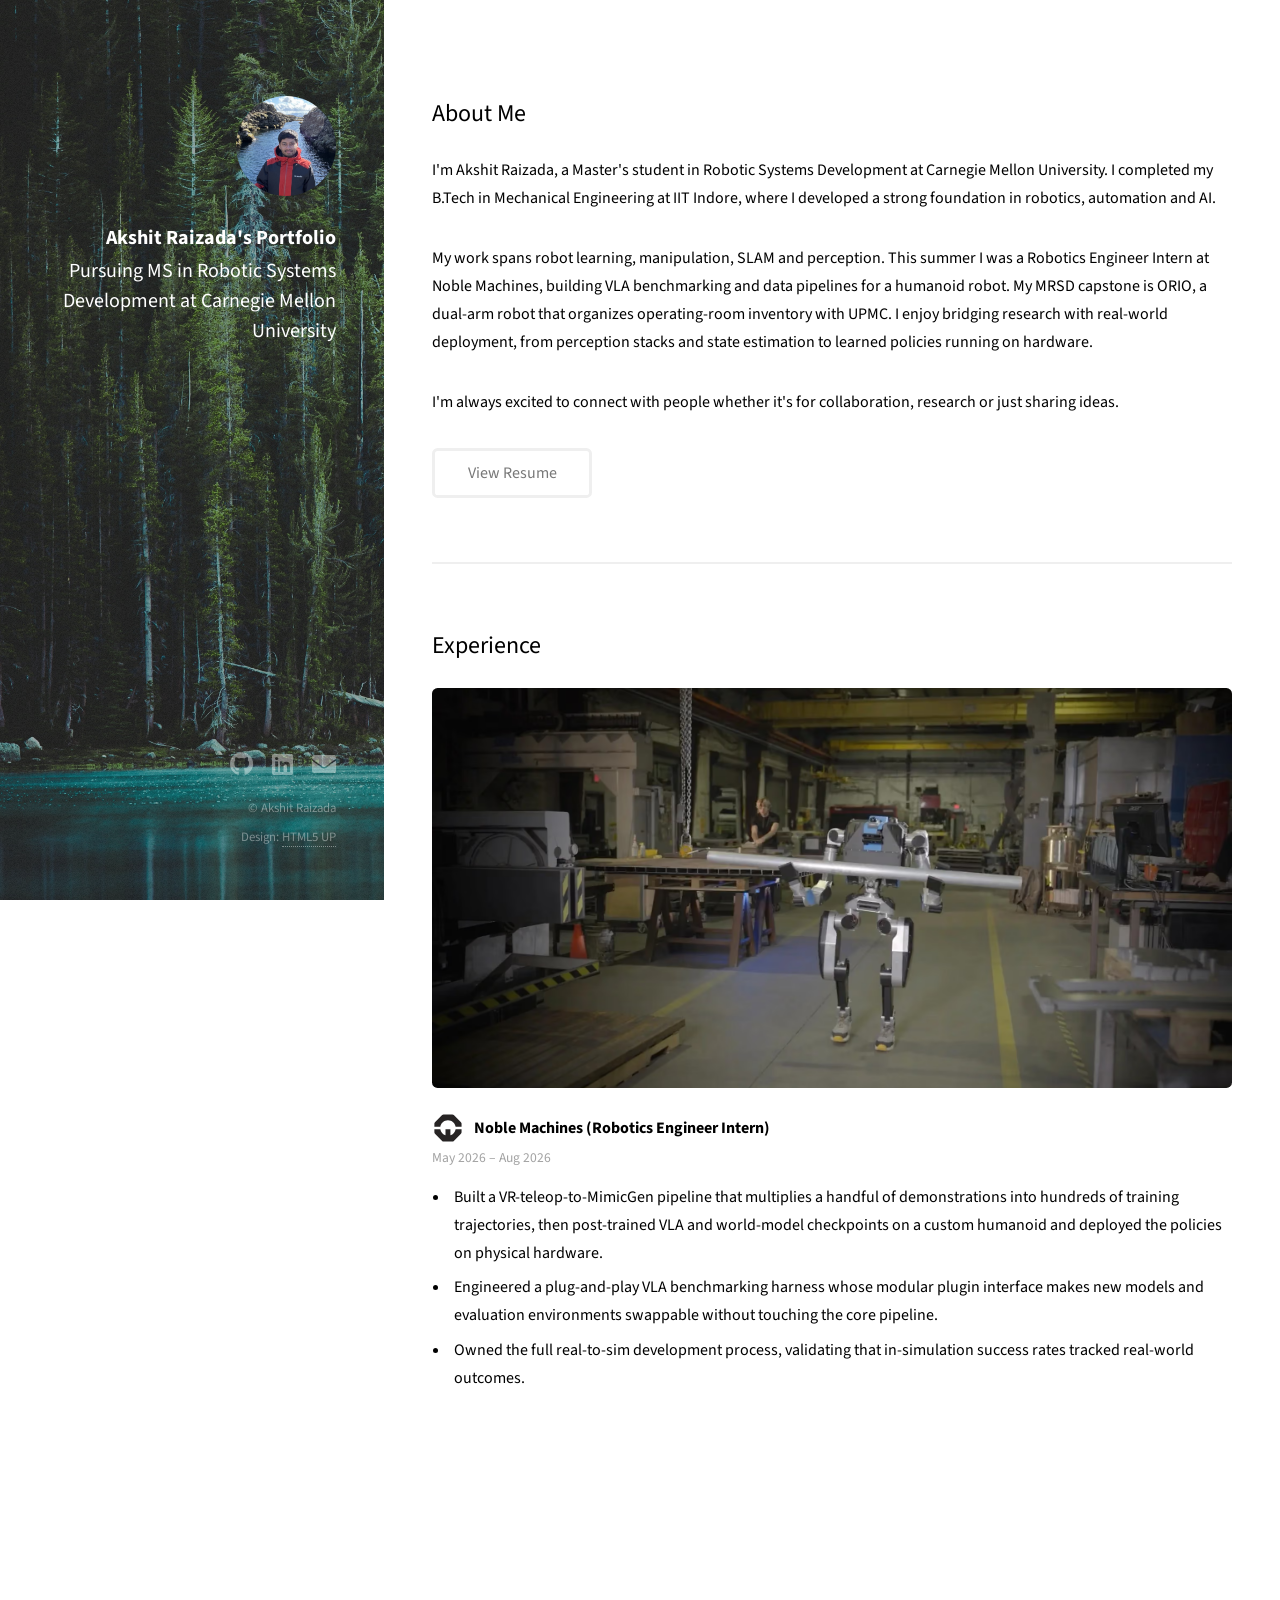
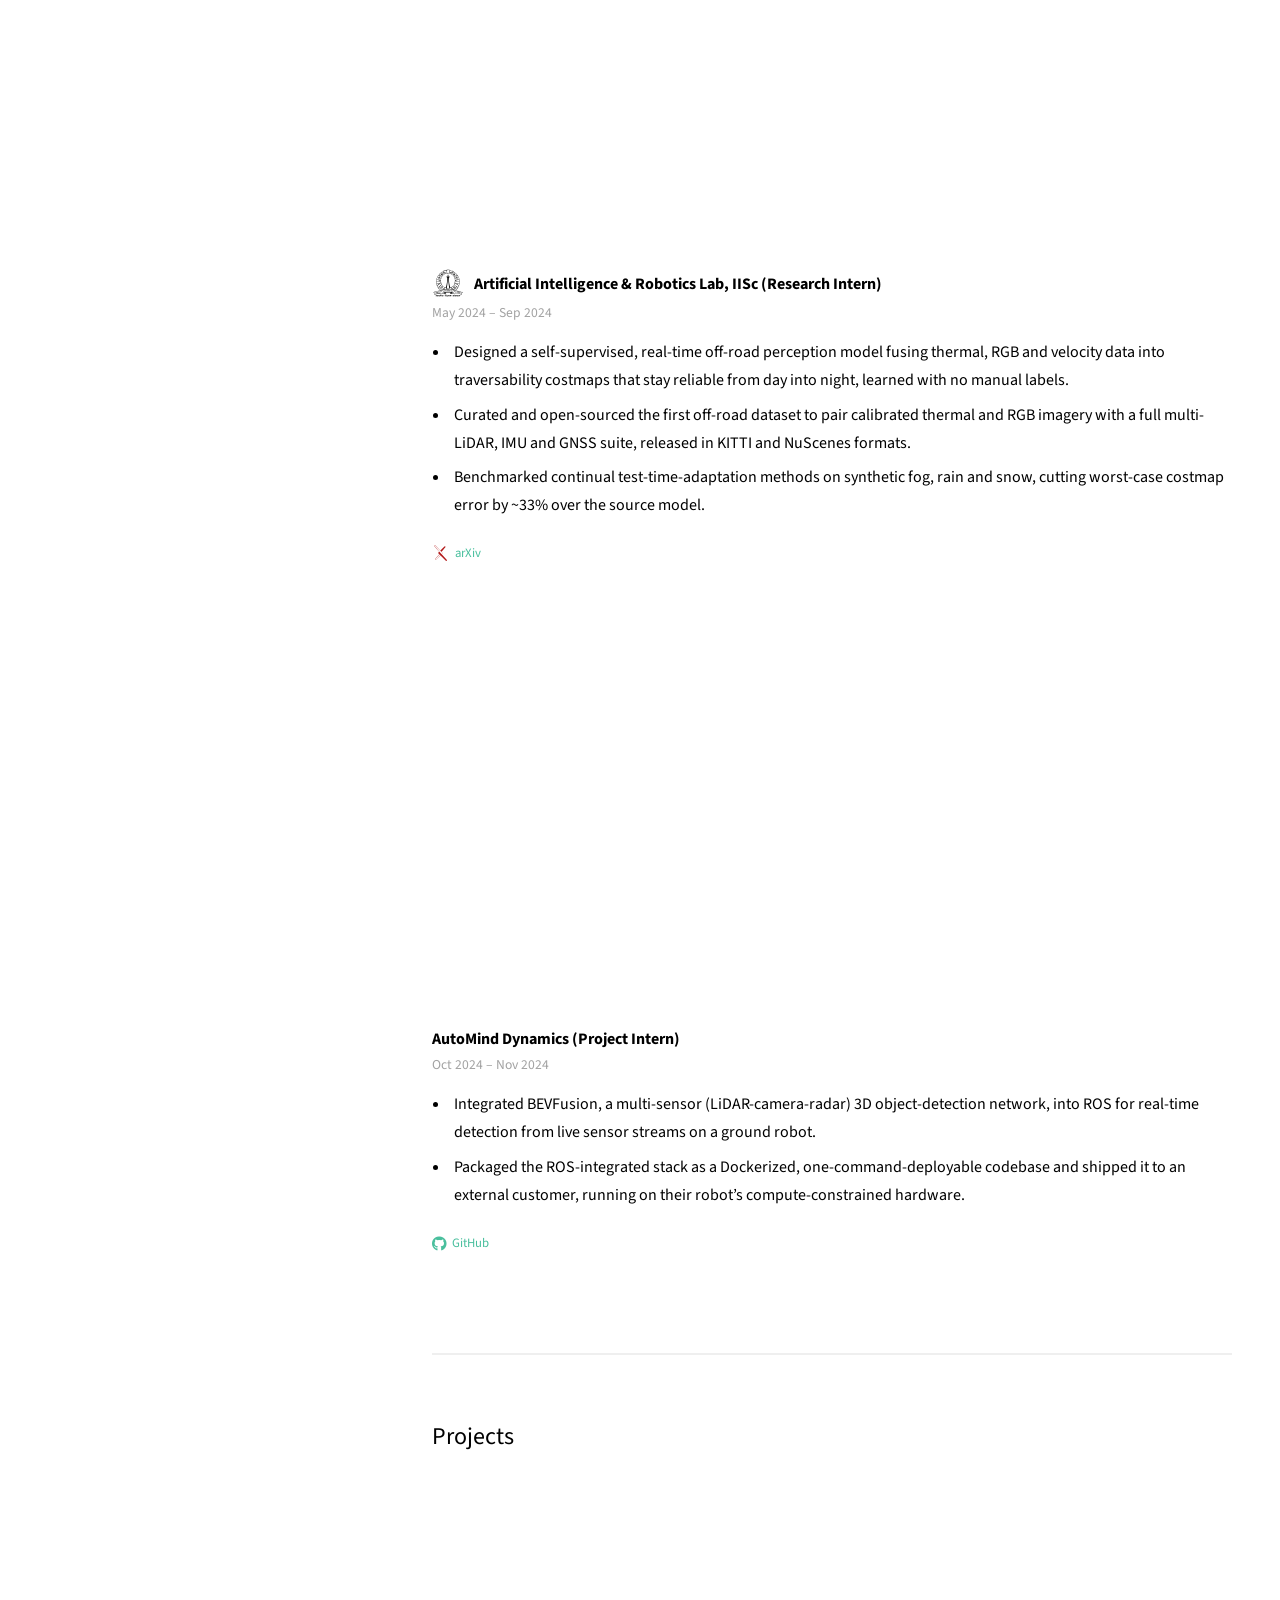
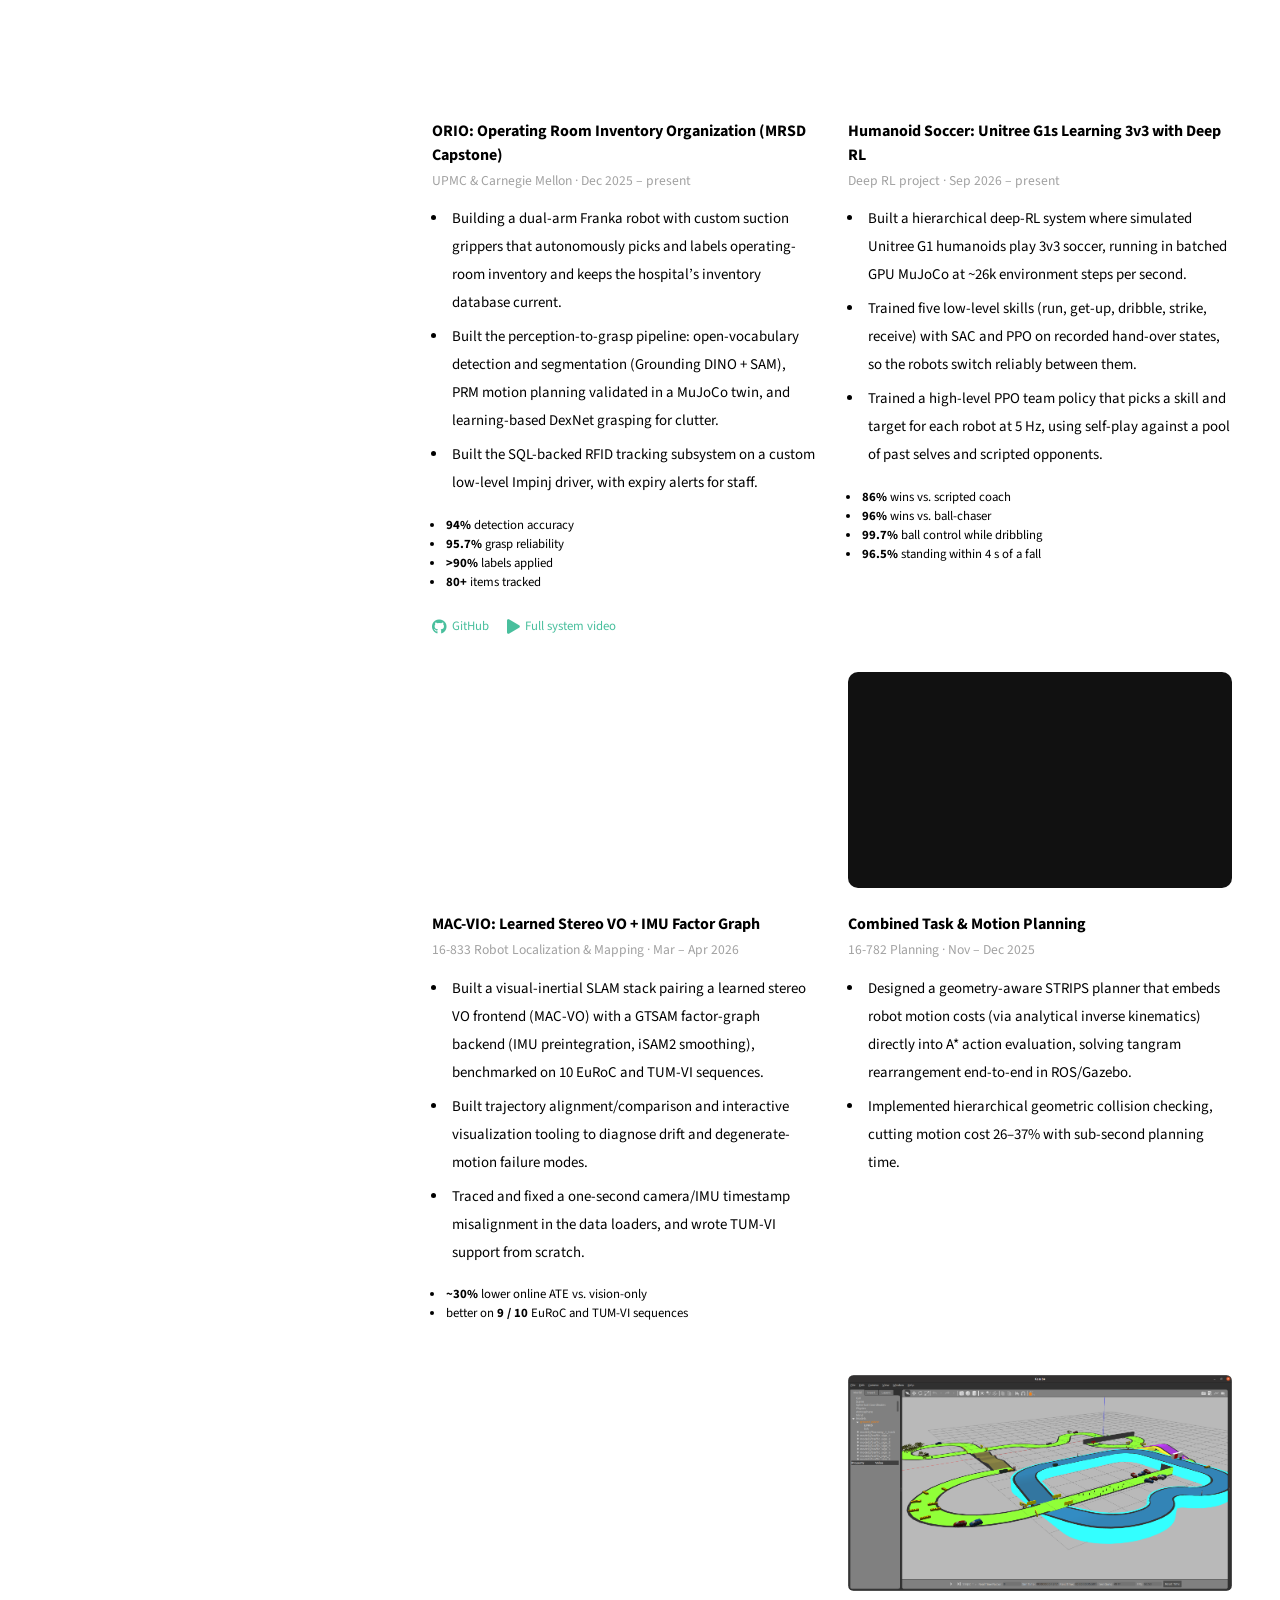
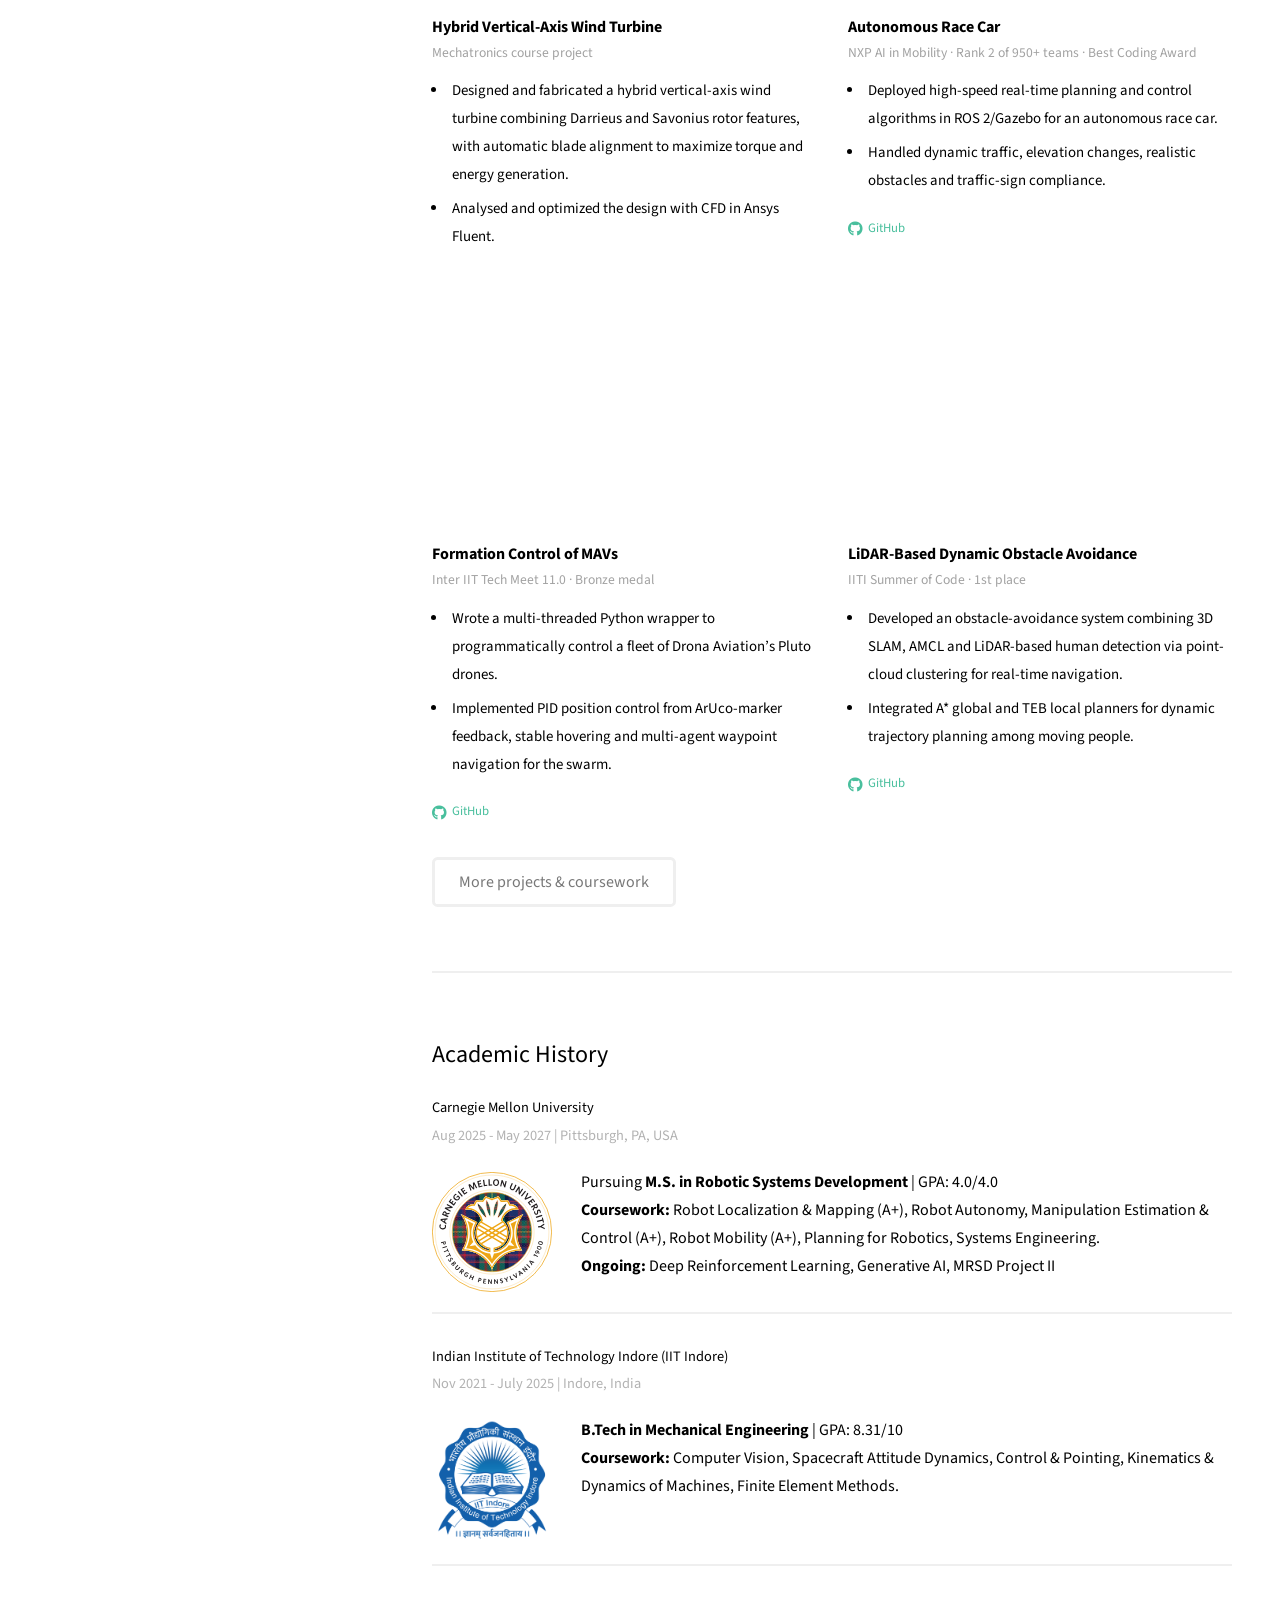
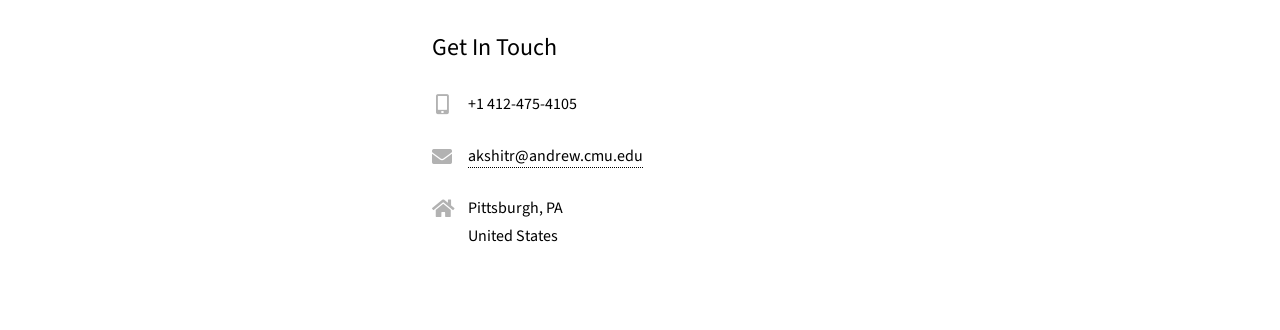
<file: index.html>
<!DOCTYPE HTML>
<html>
	<head>
		<script async src="https://www.googletagmanager.com/gtag/js?id=G-1QLW85CK11"></script>
		<script>
		  window.dataLayer = window.dataLayer || [];
		  function gtag(){dataLayer.push(arguments);}
		  gtag('js', new Date());

		  gtag('config', 'G-1QLW85CK11');
		</script>
		<title>Akshit Raizada's Portfolio</title>
		<meta charset="utf-8" />
		<meta name="viewport" content="width=device-width, initial-scale=1, user-scalable=no" />
		<meta name="description" content="Akshit Raizada, MS in Robotic Systems Development at Carnegie Mellon. Robot learning, manipulation, SLAM and perception projects." />
		<meta property="og:type" content="website" />
		<meta property="og:url" content="https://akshitraizada.github.io/" />
		<meta property="og:title" content="Akshit Raizada's Portfolio" />
		<meta property="og:description" content="Akshit Raizada, MS in Robotic Systems Development at Carnegie Mellon. Robot learning, manipulation, SLAM and perception projects." />
		<meta property="og:image" content="https://akshitraizada.github.io/images/avatar.jpg" />
		<meta name="twitter:card" content="summary" />
		<link rel="stylesheet" href="assets/css/main.css" />
		<link rel="stylesheet" href="assets/css/custom.css" />
	</head>
	<body class="is-preload">

		<!-- Header -->
		<header id="header">
			<div class="inner">
				<a href="#" class="image avatar"><img src="images/avatar.jpg" alt="" /></a>
				<h1><strong>Akshit Raizada's Portfolio</strong></h1>
				<h3>Pursuing MS in Robotic Systems Development at Carnegie Mellon University</h3>
			</div>
		</header>

		<!-- Main -->
		<div id="main">
			<section id="about">
				<h2>About Me</h2>
				<p>I'm Akshit Raizada, a Master's student in Robotic Systems Development at Carnegie Mellon University. I completed my B.Tech in Mechanical Engineering at IIT Indore, where I developed a strong foundation in robotics, automation and AI.</p>
				<p>My work spans robot learning, manipulation, SLAM and perception. This summer I was a Robotics Engineer Intern at Noble Machines, building VLA benchmarking and data pipelines for a humanoid robot. My MRSD capstone is ORIO, a dual-arm robot that organizes operating-room inventory with UPMC. I enjoy bridging research with real-world deployment, from perception stacks and state estimation to learned policies running on hardware.</p>
				<p>I'm always excited to connect with people whether it's for collaboration, research or just sharing ideas.</p>
				<ul class="actions">
					<li><a href="https://drive.google.com/file/d/1FN7C5DjUQV-DdZx2v-wv1OXsnxplOKSS/view?usp=sharing" target="_blank" class="button">View Resume</a></li>
				</ul>
			</section>

			<!-- Experience -->
			<section id="experience">
				<h2>Experience</h2>
				<div class="row">

					<article class="col-12 work-item">
						<span class="image fit thumb"><img src="images/noble-carrying-pipe.avif" alt="Noble Machines humanoid carrying a pipe" /></span>
						<h3 class="org"><img src="images/logos/noble.svg" alt="" /><b>Noble Machines (Robotics Engineer Intern)</b></h3>
						<span class="meta">May 2026 – Aug 2026</span>
						<ul class="points">
							<li>Built a VR-teleop-to-MimicGen pipeline that multiplies a handful of demonstrations into hundreds of training trajectories, then post-trained VLA and world-model checkpoints on a custom humanoid and deployed the policies on physical hardware.</li>
							<li>Engineered a plug-and-play VLA benchmarking harness whose modular plugin interface makes new models and evaluation environments swappable without touching the core pipeline.</li>
							<li>Owned the full real-to-sim development process, validating that in-simulation success rates tracked real-world outcomes.</li>
						</ul>
					</article>

					<article class="col-12 work-item">
						<span class="image fit thumb">
							<video muted loop playsinline preload="none" disablePictureInPicture controlslist="nodownload nofullscreen noremoteplayback">
								<source src="videos/IRisPath_Preview.mp4" type="video/mp4">
							</video>
						</span>
						<h3 class="org"><img src="images/logos/iisc.svg" alt="" /><b>Artificial Intelligence &amp; Robotics Lab, IISc (Research Intern)</b></h3>
						<span class="meta">May 2024 – Sep 2024</span>
						<ul class="points">
							<li>Designed a self-supervised, real-time off-road perception model fusing thermal, RGB and velocity data into traversability costmaps that stay reliable from day into night, learned with no manual labels.</li>
							<li>Curated and open-sourced the first off-road dataset to pair calibrated thermal and RGB imagery with a full multi-LiDAR, IMU and GNSS suite, released in KITTI and NuScenes formats.</li>
							<li>Benchmarked continual test-time-adaptation methods on synthetic fog, rain and snow, cutting worst-case costmap error by ~33% over the source model.</li>
						</ul>
						<ul class="links">
							<li><a href="https://arxiv.org/abs/2412.03173" target="_blank" rel="noopener"><img src="images/logos/arxiv.svg" alt="" />arXiv</a></li>
						</ul>
					</article>

					<article class="col-12 work-item">
						<span class="image fit thumb">
							<video class="whole" muted loop playsinline preload="metadata" disablePictureInPicture controlslist="nodownload nofullscreen noremoteplayback">
								<source src="videos/out-3.mp4" type="video/mp4">
							</video>
						</span>
						<h3><b>AutoMind Dynamics (Project Intern)</b></h3>
						<span class="meta">Oct 2024 – Nov 2024</span>
						<ul class="points">
							<li>Integrated BEVFusion, a multi-sensor (LiDAR-camera-radar) 3D object-detection network, into ROS for real-time detection from live sensor streams on a ground robot.</li>
							<li>Packaged the ROS-integrated stack as a Dockerized, one-command-deployable codebase and shipped it to an external customer, running on their robot&rsquo;s compute-constrained hardware.</li>
						</ul>
						<ul class="links">
							<li><a href="https://github.com/AkshitRaizada/bevfusion-ros" target="_blank" rel="noopener"><span class="icon brands fa-github"></span>GitHub</a></li>
						</ul>
					</article>

				</div>
			</section>

			<!-- Projects -->
			<section id="projects">
				<h2>Projects</h2>
				<div class="row">

					<article class="col-6 col-12-xsmall work-item">
						<span class="image fit thumb">
							<video muted loop playsinline preload="none" disablePictureInPicture controlslist="nodownload nofullscreen noremoteplayback">
								<source src="videos/cmu/orio_loop.mp4" type="video/mp4">
							</video>
						</span>
						<h3><b>ORIO: Operating Room Inventory Organization (MRSD Capstone)</b></h3>
						<span class="meta">UPMC &amp; Carnegie Mellon · Dec 2025 – present</span>
						<ul class="points">
							<li>Building a dual-arm Franka robot with custom suction grippers that autonomously picks and labels operating-room inventory and keeps the hospital&rsquo;s inventory database current.</li>
							<li>Built the perception-to-grasp pipeline: open-vocabulary detection and segmentation (Grounding DINO + SAM), PRM motion planning validated in a MuJoCo twin, and learning-based DexNet grasping for clutter.</li>
							<li>Built the SQL-backed RFID tracking subsystem on a custom low-level Impinj driver, with expiry alerts for staff.</li>
						</ul>
						<ul class="results">
							<li><b>94%</b> detection accuracy</li>
							<li><b>95.7%</b> grasp reliability</li>
							<li><b>&gt;90%</b> labels applied</li>
							<li><b>80+</b> items tracked</li>
						</ul>
						<ul class="links">
							<li><a href="https://github.com/TeamG-ORIO" target="_blank" rel="noopener"><span class="icon brands fa-github"></span>GitHub</a></li>
							<li><a href="videos/cmu/orio_full.mp4" class="lightbox"><span class="icon solid fa-play"></span>Full system video</a></li>
						</ul>
					</article>

					<article class="col-6 col-12-xsmall work-item">
						<span class="image fit thumb">
							<video muted loop playsinline preload="none" disablePictureInPicture controlslist="nodownload nofullscreen noremoteplayback">
								<source src="videos/cmu/soccer_match.mp4" type="video/mp4">
							</video>
						</span>
						<h3><b>Humanoid Soccer: Unitree G1s Learning 3v3 with Deep RL</b></h3>
						<span class="meta">Deep RL project · Sep 2026 – present</span>
						<ul class="points">
							<li>Built a hierarchical deep-RL system where simulated Unitree G1 humanoids play 3v3 soccer, running in batched GPU MuJoCo at ~26k environment steps per second.</li>
							<li>Trained five low-level skills (run, get-up, dribble, strike, receive) with SAC and PPO on recorded hand-over states, so the robots switch reliably between them.</li>
							<li>Trained a high-level PPO team policy that picks a skill and target for each robot at 5 Hz, using self-play against a pool of past selves and scripted opponents.</li>
						</ul>
						<ul class="results">
							<li><b>86%</b> wins vs. scripted coach</li>
							<li><b>96%</b> wins vs. ball-chaser</li>
							<li><b>99.7%</b> ball control while dribbling</li>
							<li><b>96.5%</b> standing within 4 s of a fall</li>
						</ul>
					</article>

					<article class="col-6 col-12-xsmall work-item">
						<span class="image fit thumb">
							<video muted loop playsinline preload="none" disablePictureInPicture controlslist="nodownload nofullscreen noremoteplayback">
								<source src="videos/cmu/macvio.mp4" type="video/mp4">
							</video>
						</span>
						<h3><b>MAC-VIO: Learned Stereo VO + IMU Factor Graph</b></h3>
						<span class="meta">16-833 Robot Localization &amp; Mapping · Mar – Apr 2026</span>
						<ul class="points">
							<li>Built a visual-inertial SLAM stack pairing a learned stereo VO frontend (MAC-VO) with a GTSAM factor-graph backend (IMU preintegration, iSAM2 smoothing), benchmarked on 10 EuRoC and TUM-VI sequences.</li>
							<li>Built trajectory alignment/comparison and interactive visualization tooling to diagnose drift and degenerate-motion failure modes.</li>
							<li>Traced and fixed a one-second camera/IMU timestamp misalignment in the data loaders, and wrote TUM-VI support from scratch.</li>
						</ul>
						<ul class="results">
							<li><b>~30%</b> lower online ATE vs. vision-only</li>
							<li>better on <b>9 / 10</b> EuRoC and TUM-VI sequences</li>
						</ul>
					</article>


					<article class="col-6 col-12-xsmall work-item">
						<span class="image fit thumb">
							<video class="letterbox" muted loop playsinline preload="metadata" disablePictureInPicture controlslist="nodownload nofullscreen noremoteplayback">
								<source src="videos/cmu/sem1_tamp.mp4" type="video/mp4">
							</video>
						</span>
						<h3><b>Combined Task &amp; Motion Planning</b></h3>
						<span class="meta">16-782 Planning · Nov – Dec 2025</span>
						<ul class="points">
							<li>Designed a geometry-aware STRIPS planner that embeds robot motion costs (via analytical inverse kinematics) directly into A* action evaluation, solving tangram rearrangement end-to-end in ROS/Gazebo.</li>
							<li>Implemented hierarchical geometric collision checking, cutting motion cost 26&ndash;37% with sub-second planning time.</li>
						</ul>
					</article>

					<article class="col-6 col-12-xsmall work-item">
						<span class="image fit thumb">
							<video muted loop playsinline preload="none" disablePictureInPicture controlslist="nodownload nofullscreen noremoteplayback">
								<source src="videos/VAWT.mp4" type="video/mp4">
							</video>
						</span>
						<h3><b>Hybrid Vertical-Axis Wind Turbine</b></h3>
						<span class="meta">Mechatronics course project</span>
						<ul class="points">
							<li>Designed and fabricated a hybrid vertical-axis wind turbine combining Darrieus and Savonius rotor features, with automatic blade alignment to maximize torque and energy generation.</li>
							<li>Analysed and optimized the design with CFD in Ansys Fluent.</li>
						</ul>
					</article>

					<article class="col-6 col-12-xsmall work-item">
						<span class="image fit thumb">
							<img src="images/NXP.png" alt="NXP AIM race track in Gazebo" />
						</span>
						<h3><b>Autonomous Race Car</b></h3>
						<span class="meta">NXP AI in Mobility · Rank 2 of 950+ teams · Best Coding Award</span>
						<ul class="points">
							<li>Deployed high-speed real-time planning and control algorithms in ROS 2/Gazebo for an autonomous race car.</li>
							<li>Handled dynamic traffic, elevation changes, realistic obstacles and traffic-sign compliance.</li>
						</ul>
						<ul class="links">
							<li><a href="https://github.com/AkshitRaizada/NXP-AIM-Smart-Car" target="_blank" rel="noopener"><span class="icon brands fa-github"></span>GitHub</a></li>
						</ul>
					</article>

					<article class="col-6 col-12-xsmall work-item">
						<span class="image fit thumb">
							<video muted loop playsinline preload="none" disablePictureInPicture controlslist="nodownload nofullscreen noremoteplayback">
								<source src="videos/Drona_Preview.mp4" type="video/mp4">
							</video>
						</span>
						<h3><b>Formation Control of MAVs</b></h3>
						<span class="meta">Inter IIT Tech Meet 11.0 · Bronze medal</span>
						<ul class="points">
							<li>Wrote a multi-threaded Python wrapper to programmatically control a fleet of Drona Aviation&rsquo;s Pluto drones.</li>
							<li>Implemented PID position control from ArUco-marker feedback, stable hovering and multi-agent waypoint navigation for the swarm.</li>
						</ul>
						<ul class="links">
							<li><a href="https://github.com/IVDC-Club-IIT-Indore/DroneSwarm-InterIIT-2023" target="_blank" rel="noopener"><span class="icon brands fa-github"></span>GitHub</a></li>
						</ul>
					</article>

					<article class="col-6 col-12-xsmall work-item">
						<span class="image fit thumb">
							<video muted loop playsinline preload="none" disablePictureInPicture controlslist="nodownload nofullscreen noremoteplayback">
								<source src="videos/lidar.mp4" type="video/mp4">
							</video>
						</span>
						<h3><b>LiDAR-Based Dynamic Obstacle Avoidance</b></h3>
						<span class="meta">IITI Summer of Code · 1st place</span>
						<ul class="points">
							<li>Developed an obstacle-avoidance system combining 3D SLAM, AMCL and LiDAR-based human detection via point-cloud clustering for real-time navigation.</li>
							<li>Integrated A* global and TEB local planners for dynamic trajectory planning among moving people.</li>
						</ul>
						<ul class="links">
							<li><a href="https://github.com/IVDC-Club-IIT-Indore/IITISoC-22-Auto3-LiDAR-Obstacle-Avoidance-Robots" target="_blank" rel="noopener"><span class="icon brands fa-github"></span>GitHub</a></li>
						</ul>
					</article>


				</div>
				<ul class="actions">
					<li><a href="projects.html" class="button">More projects &amp; coursework</a></li>
				</ul>
			</section>

			<!-- Academic -->
			<section id="academic-history">
				<h2>Academic History</h2>
				<section>
					<header>
						<h5>Carnegie Mellon University</h5>
						<p>Aug 2025 - May 2027 | Pittsburgh, PA, USA</p>
					</header>
					<p>
						<span class="image left"><img src="images/logos/cmu_seal.svg" alt="Carnegie Mellon University seal" /></span>
						Pursuing <strong>M.S. in Robotic Systems Development</strong> | GPA: 4.0/4.0<br />
						<b>Coursework:</b> Robot Localization &amp; Mapping (A+), Robot Autonomy, Manipulation Estimation &amp; Control (A+), Robot Mobility (A+), Planning for Robotics, Systems Engineering.<br>
						<b>Ongoing:</b> Deep Reinforcement Learning, Generative AI, MRSD Project II
					</p>
				</section>
				<hr />
				<section>
					<header>
						<h5>Indian Institute of Technology Indore (IIT Indore)</h5>
						<p>Nov 2021 - July 2025 | Indore, India</p>
					</header>
					<p>
						<span class="image left"><img src="images/logos/IITI_logo.png" alt="IIT Indore Logo" /></span>
						<strong>B.Tech in Mechanical Engineering</strong> | GPA: 8.31/10<br />
						<b>Coursework:</b> Computer Vision, Spacecraft Attitude Dynamics, Control &amp; Pointing, Kinematics &amp; Dynamics of Machines, Finite Element Methods.
					</p>
				</section>
			</section>

			<section id="contact">
				<h2>Get In Touch</h2>
				<div class="row">
					<div class="col-12">
						<ul class="labeled-icons">
							<li>
								<h3 class="icon solid fa-mobile-alt"><span class="label">Phone</span></h3>
								+1 412-475-4105
							</li>
							<li>
								<h3 class="icon solid fa-envelope"><span class="label">Email</span></h3>
								<a href="mailto:akshitr@andrew.cmu.edu">akshitr@andrew.cmu.edu</a>
							</li>
							<li>
								<h3 class="icon solid fa-home"><span class="label">Address</span></h3>
								Pittsburgh, PA<br />
								United States
							</li>
						</ul>
					</div>
				</div>
			</section>

		</div>

		<!-- Footer -->
		<footer id="footer">
			<div class="inner">
				<ul class="icons">
					<li><a href="https://github.com/AkshitRaizada" class="icon brands fa-github"><span class="label">Github</span></a></li>
					<li><a href="https://linkedin.com/in/akshit-raizada" class="icon brands fa-linkedin"><span class="label">LinkedIn</span></a></li>
					<li><a href="mailto:akshitr@andrew.cmu.edu" class="icon solid fa-envelope"><span class="label">Email</span></a></li>
				</ul>
				<ul class="copyright">
					<li>&copy; Akshit Raizada</li><li>Design: <a href="http://html5up.net">HTML5 UP</a></li>
				</ul>
			</div>
		</footer>

		<!-- Scripts -->
		<script src="assets/js/jquery.min.js"></script>
		<script src="assets/js/jquery.poptrox.min.js"></script>
		<script src="assets/js/browser.min.js"></script>
		<script src="assets/js/breakpoints.min.js"></script>
		<script src="assets/js/util.js"></script>
		<script src="assets/js/main.js"></script>
		<script src="assets/js/lightbox.js"></script>
		<script src="assets/js/lazyvideo.js"></script>
	</body>
</html>
</file>
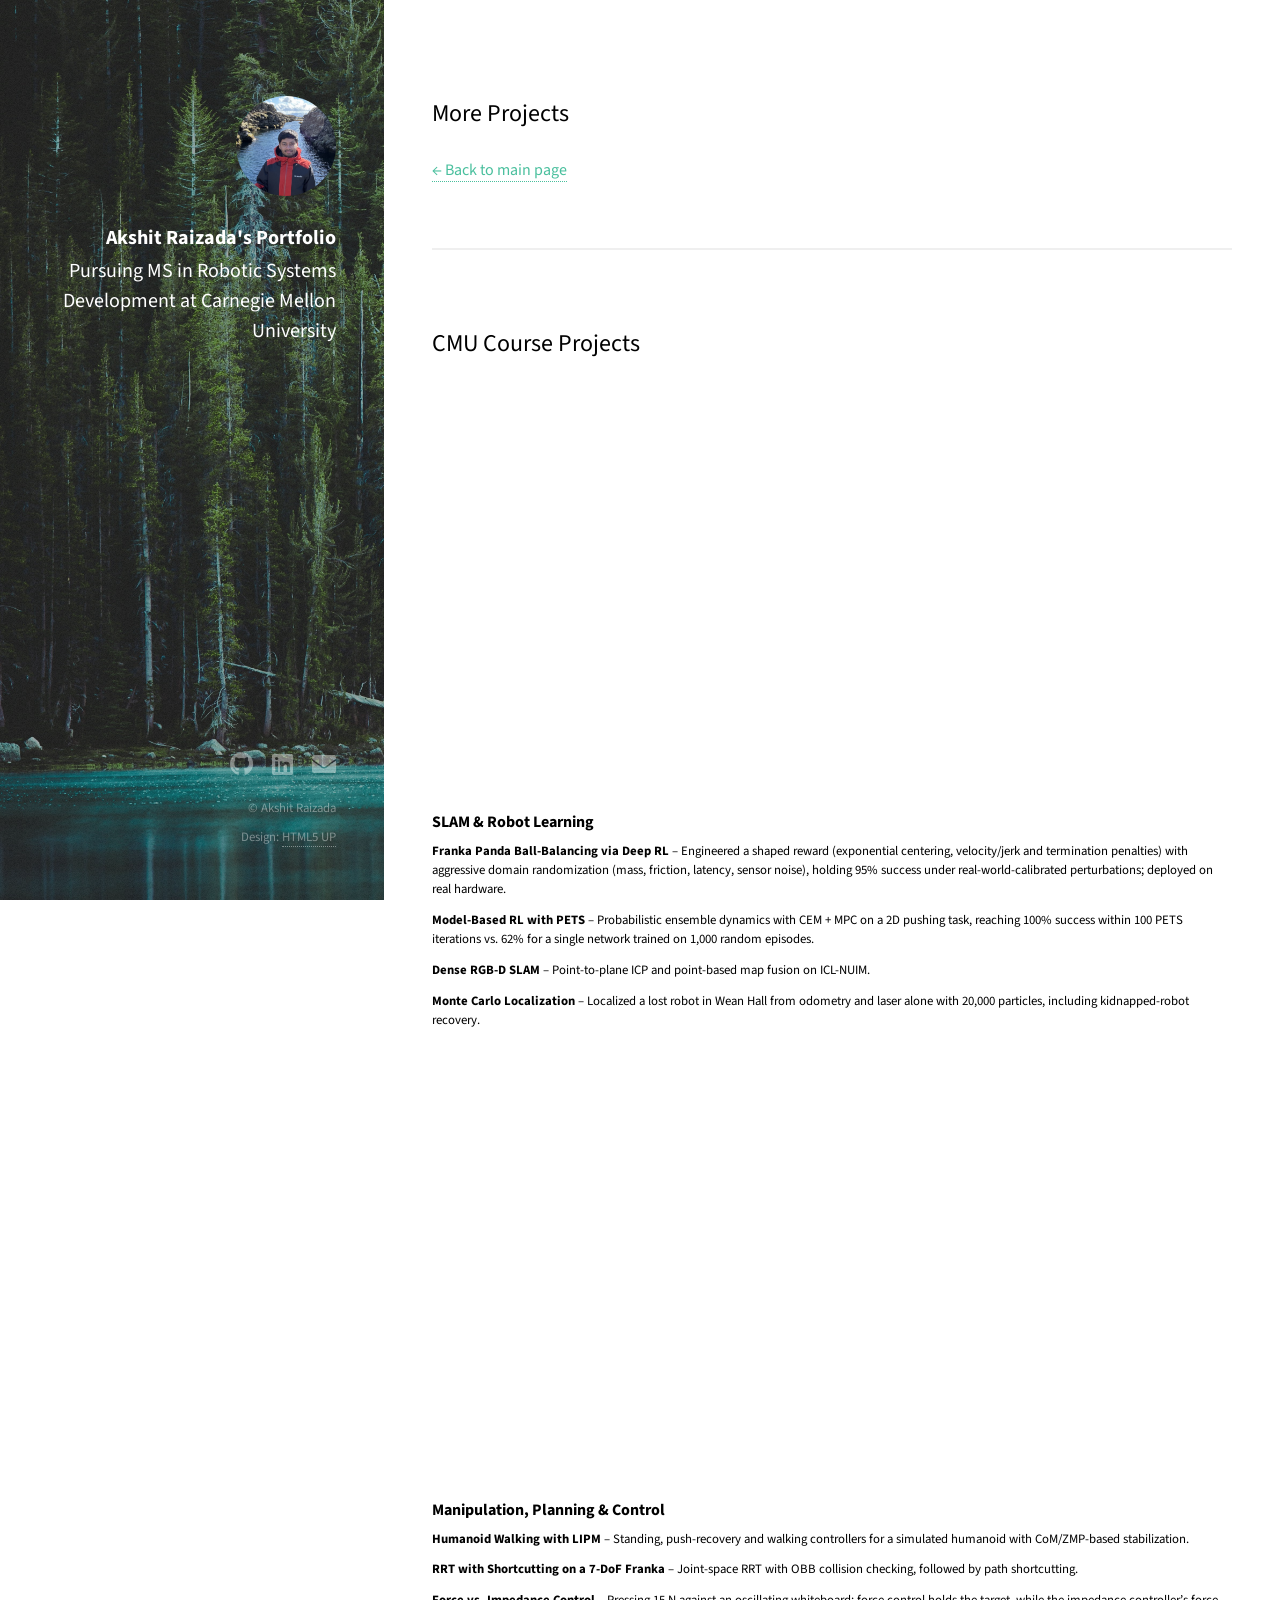
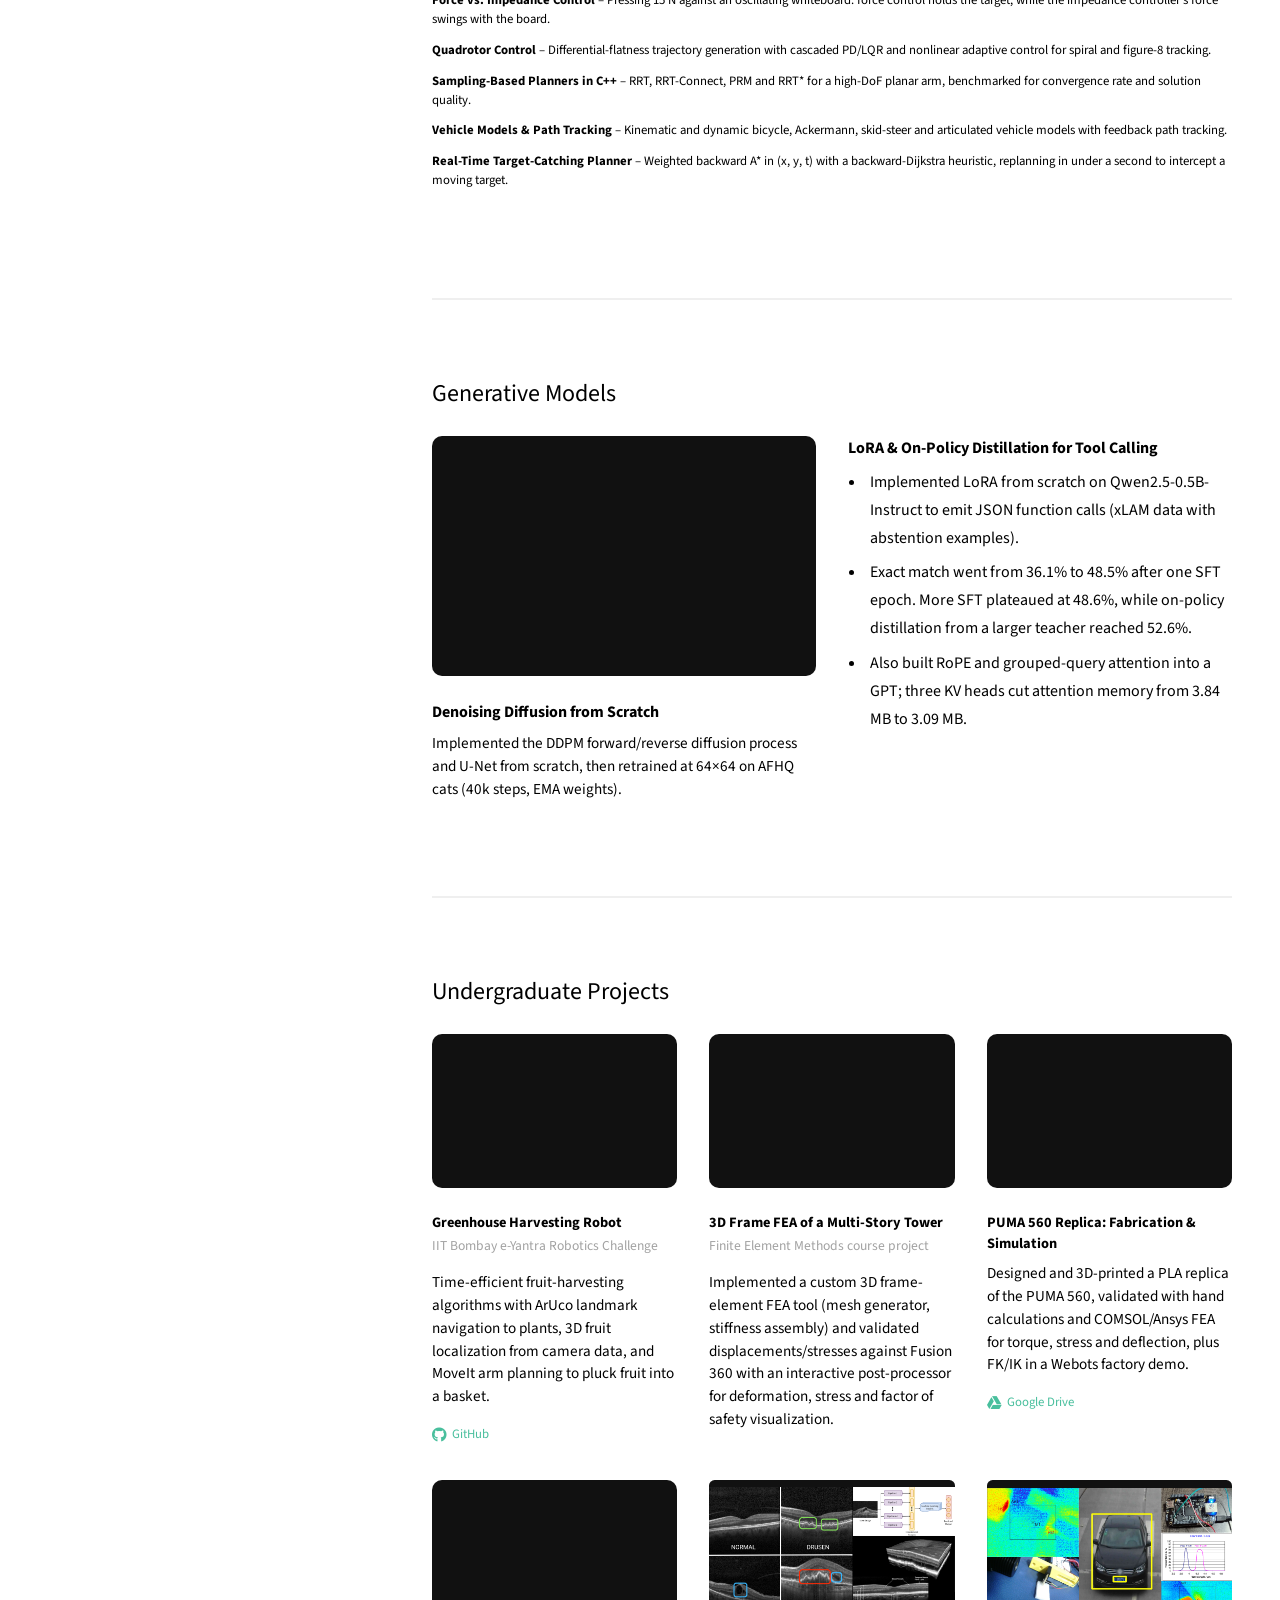
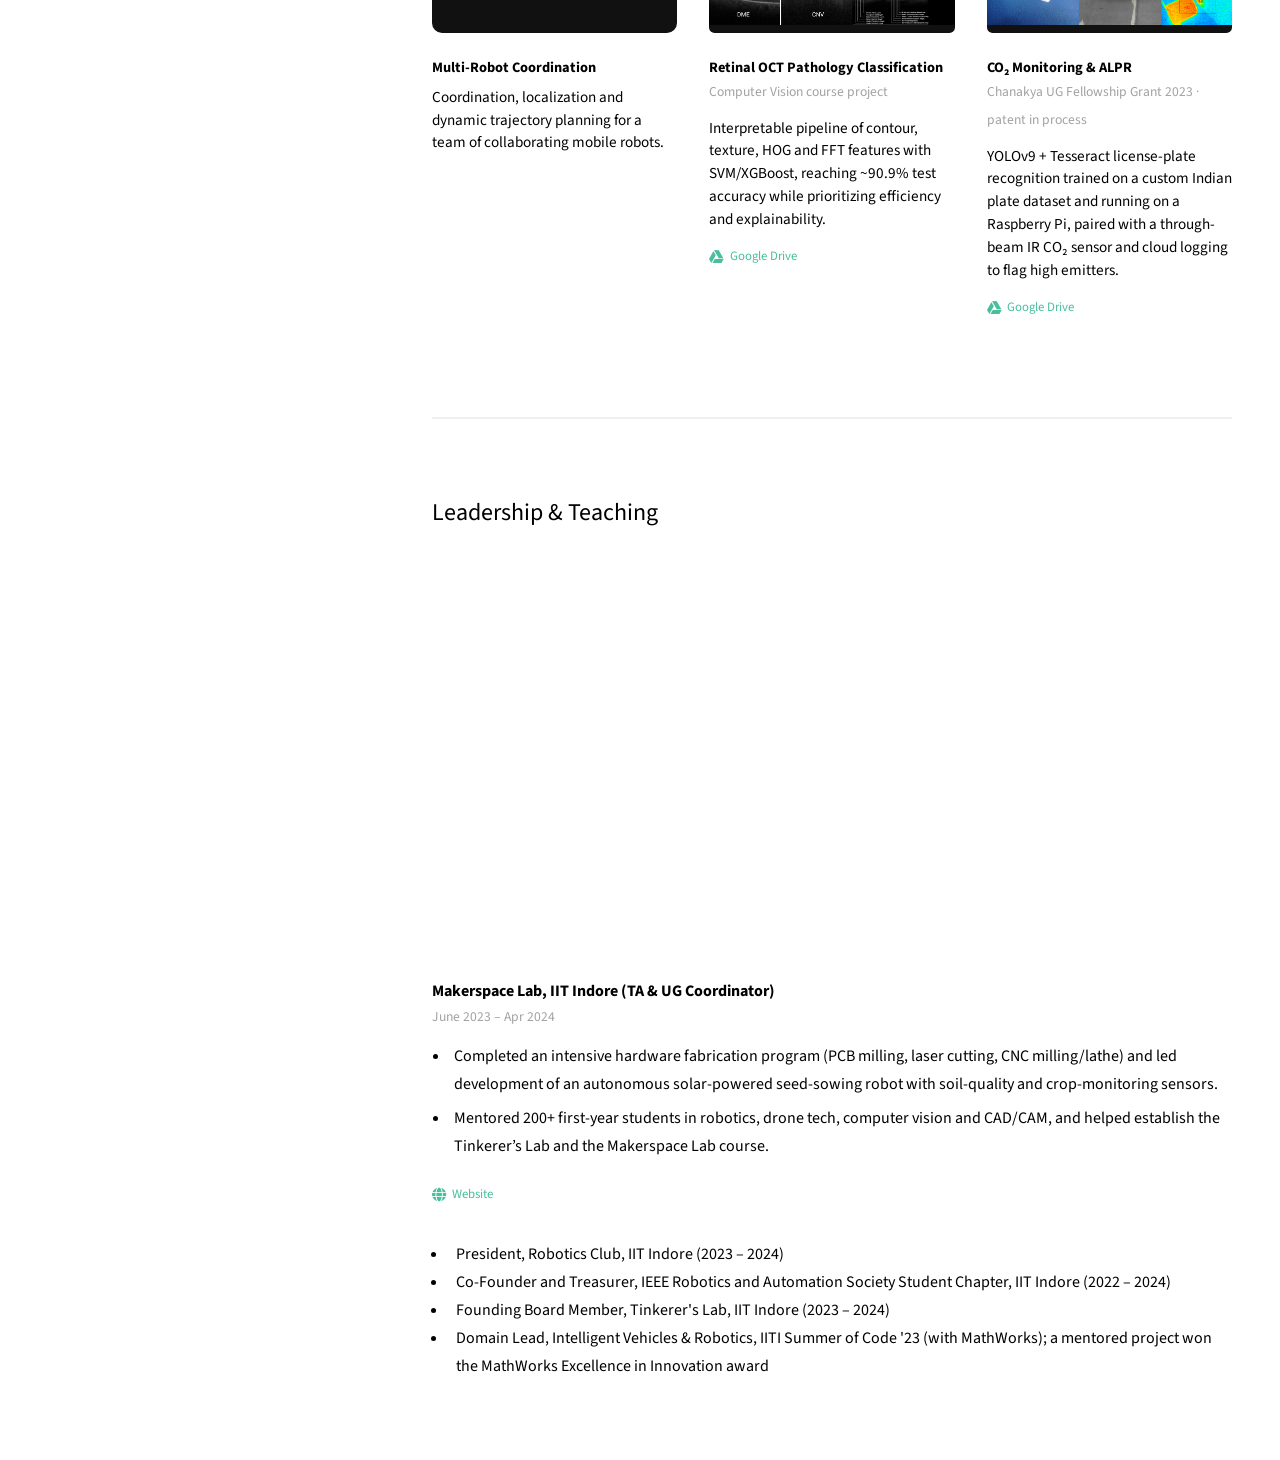
<file: projects.html>
<!DOCTYPE HTML>
<html>
	<head>
		<script async src="https://www.googletagmanager.com/gtag/js?id=G-1QLW85CK11"></script>
		<script>
		  window.dataLayer = window.dataLayer || [];
		  function gtag(){dataLayer.push(arguments);}
		  gtag('js', new Date());

		  gtag('config', 'G-1QLW85CK11');
		</script>
		<title>More Projects · Akshit Raizada</title>
		<meta charset="utf-8" />
		<meta name="viewport" content="width=device-width, initial-scale=1, user-scalable=no" />
		<meta name="description" content="CMU course projects, generative models and undergraduate work by Akshit Raizada, MS Robotics student at Carnegie Mellon." />
		<meta property="og:type" content="website" />
		<meta property="og:url" content="https://akshitraizada.github.io/projects.html" />
		<meta property="og:title" content="More Projects · Akshit Raizada" />
		<meta property="og:description" content="CMU course projects, generative models and undergraduate work by Akshit Raizada, MS Robotics student at Carnegie Mellon." />
		<meta property="og:image" content="https://akshitraizada.github.io/images/avatar.jpg" />
		<meta name="twitter:card" content="summary" />
		<link rel="stylesheet" href="assets/css/main.css" />
		<link rel="stylesheet" href="assets/css/custom.css" />
		<style>
			.work-item p {font-size:0.95rem;}
		</style>
	</head>
	<body class="is-preload more">

		<!-- Header -->
		<header id="header">
			<div class="inner">
				<a href="index.html" class="image avatar"><img src="images/avatar.jpg" alt="" /></a>
				<h1><strong>Akshit Raizada's Portfolio</strong></h1>
				<h3>Pursuing MS in Robotic Systems Development at Carnegie Mellon University</h3>
			</div>
		</header>

		<!-- Main -->
		<div id="main">

			<section id="intro">
				<h2>More Projects</h2>
				<p><a href="index.html">&larr; Back to main page</a></p>
			</section>

			<!-- CMU course projects -->
			<section id="cmu">
				<h2 class="group">CMU Course Projects</h2>
				<div class="row">

					<article class="col-12 work-item">
						<span class="image fit thumb">
							<video muted loop playsinline preload="none" disablePictureInPicture controlslist="nodownload nofullscreen noremoteplayback">
								<source src="videos/cmu/slam_collage.mp4" type="video/mp4">
							</video>
						</span>
						<h3><b>SLAM &amp; Robot Learning</b></h3>
						<ul class="items">
							<li><strong>Franka Panda Ball-Balancing via Deep RL</strong> &ndash; Engineered a shaped reward (exponential centering, velocity/jerk and termination penalties) with aggressive domain randomization (mass, friction, latency, sensor noise), holding 95% success under real-world-calibrated perturbations; deployed on real hardware.</li>
							<li><strong>Model-Based RL with PETS</strong> &ndash; Probabilistic ensemble dynamics with CEM + MPC on a 2D pushing task, reaching 100% success within 100 PETS iterations vs. 62% for a single network trained on 1,000 random episodes.</li>
							<li><strong>Dense RGB-D SLAM</strong> &ndash; Point-to-plane ICP and point-based map fusion on ICL-NUIM.</li>
							<li><strong>Monte Carlo Localization</strong> &ndash; Localized a lost robot in Wean Hall from odometry and laser alone with 20,000 particles, including kidnapped-robot recovery.</li>
						</ul>
					</article>

					<article class="col-12 work-item">
						<span class="image fit thumb">
							<video muted loop playsinline preload="none" disablePictureInPicture controlslist="nodownload nofullscreen noremoteplayback">
								<source src="videos/cmu/planning_collage.mp4" type="video/mp4">
							</video>
						</span>
						<h3><b>Manipulation, Planning &amp; Control</b></h3>
						<ul class="items">
							<li><strong>Humanoid Walking with LIPM</strong> &ndash; Standing, push-recovery and walking controllers for a simulated humanoid with CoM/ZMP-based stabilization.</li>
							<li><strong>RRT with Shortcutting on a 7-DoF Franka</strong> &ndash; Joint-space RRT with OBB collision checking, followed by path shortcutting.</li>
							<li><strong>Force vs. Impedance Control</strong> &ndash; Pressing 15 N against an oscillating whiteboard: force control holds the target, while the impedance controller&rsquo;s force swings with the board.</li>
							<li><strong>Quadrotor Control</strong> &ndash; Differential-flatness trajectory generation with cascaded PD/LQR and nonlinear adaptive control for spiral and figure-8 tracking.</li>
							<li><strong>Sampling-Based Planners in C++</strong> &ndash; RRT, RRT-Connect, PRM and RRT* for a high-DoF planar arm, benchmarked for convergence rate and solution quality.</li>
							<li><strong>Vehicle Models &amp; Path Tracking</strong> &ndash; Kinematic and dynamic bicycle, Ackermann, skid-steer and articulated vehicle models with feedback path tracking.</li>
							<li><strong>Real-Time Target-Catching Planner</strong> &ndash; Weighted backward A* in (x, y, t) with a backward-Dijkstra heuristic, replanning in under a second to intercept a moving target.</li>
						</ul>
					</article>

				</div>
			</section>

			<!-- Generative -->
			<section id="genai">
				<h2 class="group">Generative Models</h2>
				<div class="row">

					<article class="col-6 col-12-xsmall work-item">
						<span class="image fit thumb">
							<video muted loop playsinline preload="none" disablePictureInPicture controlslist="nodownload nofullscreen noremoteplayback">
								<source src="videos/cmu/ddpm_cats.mp4" type="video/mp4">
							</video>
						</span>
						<h3><b>Denoising Diffusion from Scratch</b></h3>
						<p>Implemented the DDPM forward/reverse diffusion process and U-Net from scratch, then retrained at 64×64 on AFHQ cats (40k steps, EMA weights).</p>
					</article>

					<article class="col-6 col-12-xsmall work-item">
						<h3><b>LoRA &amp; On-Policy Distillation for Tool Calling</b></h3>
						<ul class="points">
							<li>Implemented LoRA from scratch on Qwen2.5-0.5B-Instruct to emit JSON function calls (xLAM data with abstention examples).</li>
							<li>Exact match went from 36.1% to 48.5% after one SFT epoch. More SFT plateaued at 48.6%, while on-policy distillation from a larger teacher reached 52.6%.</li>
							<li>Also built RoPE and grouped-query attention into a GPT; three KV heads cut attention memory from 3.84 MB to 3.09 MB.</li>
						</ul>
					</article>

				</div>
			</section>

			<!-- Undergrad -->
			<section id="undergrad">
				<h2 class="group">Undergraduate Projects</h2>
				<div class="row">

					<article class="col-4 col-6-small col-12-xsmall work-item">
						<span class="image fit thumb">
							<video muted loop playsinline preload="none" disablePictureInPicture controlslist="nodownload nofullscreen noremoteplayback">
								<source src="videos/simulation.mp4" type="video/mp4">
							</video>
						</span>
						<h3><b>Greenhouse Harvesting Robot</b></h3>
						<span class="meta">IIT Bombay e-Yantra Robotics Challenge</span>
						<p>Time-efficient fruit-harvesting algorithms with ArUco landmark navigation to plants, 3D fruit localization from camera data, and MoveIt arm planning to pluck fruit into a basket.</p>
						<ul class="links">
							<li><a href="https://github.com/AkshitRaizada/eYRC-KrishiBot" target="_blank" rel="noopener"><span class="icon brands fa-github"></span>GitHub</a></li>
						</ul>
					</article>

					<article class="col-4 col-6-small col-12-xsmall work-item">
						<span class="image fit thumb">
							<video muted loop playsinline preload="none" disablePictureInPicture controlslist="nodownload nofullscreen noremoteplayback">
								<source src="videos/fem_towers.mp4" type="video/mp4">
							</video>
						</span>
						<h3><b>3D Frame FEA of a Multi-Story Tower</b></h3>
						<span class="meta">Finite Element Methods course project</span>
						<p>Implemented a custom 3D frame-element FEA tool (mesh generator, stiffness assembly) and validated displacements/stresses against Fusion 360 with an interactive post-processor for deformation, stress and factor of safety visualization.</p>
					</article>


					<article class="col-4 col-6-small col-12-xsmall work-item">
						<span class="image fit thumb">
							<video muted loop playsinline preload="none" disablePictureInPicture controlslist="nodownload nofullscreen noremoteplayback">
								<source src="videos/puma.mp4" type="video/mp4">
							</video>
						</span>
						<h3><b>PUMA 560 Replica: Fabrication &amp; Simulation</b></h3>
						<p>Designed and 3D-printed a PLA replica of the PUMA 560, validated with hand calculations and COMSOL/Ansys FEA for torque, stress and deflection, plus FK/IK in a Webots factory demo.</p>
						<ul class="links">
							<li><a href="https://drive.google.com/file/d/1RPnXHniV2bNa38n57AGOyO2SVcyQpyx_/view?usp=sharing" target="_blank" rel="noopener"><span class="icon brands fa-google-drive"></span>Google Drive</a></li>
						</ul>
					</article>

					<article class="col-4 col-6-small col-12-xsmall work-item">
						<span class="image fit thumb">
							<video muted loop playsinline preload="none" disablePictureInPicture controlslist="nodownload nofullscreen noremoteplayback">
								<source src="videos/multi_robot.mp4" type="video/mp4">
							</video>
						</span>
						<h3><b>Multi-Robot Coordination</b></h3>
						<p>Coordination, localization and dynamic trajectory planning for a team of collaborating mobile robots.</p>
					</article>

					<article class="col-4 col-6-small col-12-xsmall work-item">
						<span class="image fit thumb">
							<img src="images/CV.png" alt="Retinal OCT classes with extracted features"/>
						</span>
						<h3><b>Retinal OCT Pathology Classification</b></h3>
						<span class="meta">Computer Vision course project</span>
						<p>Interpretable pipeline of contour, texture, HOG and FFT features with SVM/XGBoost, reaching ~90.9% test accuracy while prioritizing efficiency and explainability.</p>
						<ul class="links">
							<li><a href="https://drive.google.com/file/d/1iH_I1AtgUBhbvSc0AEINk7imeVho6eWI/view?usp=sharing" target="_blank" rel="noopener"><span class="icon brands fa-google-drive"></span>Google Drive</a></li>
						</ul>
					</article>


					<article class="col-4 col-6-small col-12-xsmall work-item">
						<span class="image fit thumb">
							<img src="images/CO2.png" alt="CO2 monitoring and license plate recognition" />
						</span>
						<h3><b>CO₂ Monitoring &amp; ALPR</b></h3>
						<span class="meta">Chanakya UG Fellowship Grant 2023 · patent in process</span>
						<p>YOLOv9 + Tesseract license-plate recognition trained on a custom Indian plate dataset and running on a Raspberry Pi, paired with a through-beam IR CO₂ sensor and cloud logging to flag high emitters.</p>
						<ul class="links">
							<li><a href="https://drive.google.com/file/d/1Yglb4eFA787Vi9uK2ZICcCb-wesEdgjm/view?usp=sharing" target="_blank" rel="noopener"><span class="icon brands fa-google-drive"></span>Google Drive</a></li>
						</ul>
					</article>

				</div>
			</section>

			<!-- Leadership -->
			<section id="leadership">
				<h2 class="group">Leadership &amp; Teaching</h2>
				<div class="row">
					<article class="col-12 work-item">
						<span class="image fit thumb">
							<video muted loop playsinline preload="none" disablePictureInPicture controlslist="nodownload nofullscreen noremoteplayback">
								<source src="videos/makerspace.mp4" type="video/mp4">
							</video>
						</span>
						<h3><b>Makerspace Lab, IIT Indore (TA &amp; UG Coordinator)</b></h3>
						<span class="meta">June 2023 – Apr 2024</span>
						<ul class="points">
							<li>Completed an intensive hardware fabrication program (PCB milling, laser cutting, CNC milling/lathe) and led development of an autonomous solar-powered seed-sowing robot with soil-quality and crop-monitoring sensors.</li>
							<li>Mentored 200+ first-year students in robotics, drone tech, computer vision and CAD/CAM, and helped establish the Tinkerer&rsquo;s Lab and the Makerspace Lab course.</li>
						</ul>
						<ul class="links">
							<li><a href="https://makerspace.iiti.ac.in/" target="_blank" rel="noopener"><span class="icon solid fa-globe"></span>Website</a></li>
						</ul>
					</article>
				</div>
				<ul>
					<li>President, Robotics Club, IIT Indore (2023 – 2024)</li>
					<li>Co-Founder and Treasurer, IEEE Robotics and Automation Society Student Chapter, IIT Indore (2022 – 2024)</li>
					<li>Founding Board Member, Tinkerer's Lab, IIT Indore (2023 – 2024)</li>
					<li>Domain Lead, Intelligent Vehicles &amp; Robotics, IITI Summer of Code '23 (with MathWorks); a mentored project won the MathWorks Excellence in Innovation award</li>
				</ul>
			</section>

		</div>

		<!-- Footer -->
		<footer id="footer">
			<div class="inner">
				<ul class="icons">
					<li><a href="https://github.com/AkshitRaizada" class="icon brands fa-github"><span class="label">Github</span></a></li>
					<li><a href="https://linkedin.com/in/akshit-raizada" class="icon brands fa-linkedin"><span class="label">LinkedIn</span></a></li>
					<li><a href="mailto:akshitr@andrew.cmu.edu" class="icon solid fa-envelope"><span class="label">Email</span></a></li>
				</ul>
				<ul class="copyright">
					<li>&copy; Akshit Raizada</li><li>Design: <a href="http://html5up.net">HTML5 UP</a></li>
				</ul>
			</div>
		</footer>

		<!-- Scripts -->
		<script src="assets/js/jquery.min.js"></script>
		<script src="assets/js/jquery.poptrox.min.js"></script>
		<script src="assets/js/browser.min.js"></script>
		<script src="assets/js/breakpoints.min.js"></script>
		<script src="assets/js/util.js"></script>
		<script src="assets/js/main.js"></script>
		<script src="assets/js/lightbox.js"></script>
		<script src="assets/js/lazyvideo.js"></script>
	</body>
</html>
</file>
<file: assets/css/custom.css>
/* Additions on top of the Strata theme (main.css). */

/* Small meta line under a card title (dates, course codes) */
.meta {
	color: #a2a2a2;
	display: block;
	font-size: 0.85rem;
	margin: -0.6em 0 0.8em 0;
}

/* Key results under a project */
ul.results {
	font-size: 0.8em;
	line-height: 1.5em;
	margin: 0.75em 0 1.5em 0;
}

	ul.results li {
		padding-left: 0.1em;
	}

/* Diagrams keep their full frame instead of being cropped to 4:3 */
.work-item img.diagram {
	background: #f6f8fa;
	object-fit: contain;
}

/* Organization logo beside an experience heading */
h3.org {
	align-items: center;
	display: flex;
	gap: 0.6em;
}

	h3.org img,
	.work-item h3.org img {
		border-radius: 0;
		flex: none;
		height: 2em;
		width: 2em;
		object-fit: contain;
	}

/* Small brand icon in front of a link (arXiv, GitHub) */
a.ext img,
a.ext .icon,
.work-item a.ext img {
	border-radius: 0;
	display: inline;
	height: 0.95em;
	width: auto;
	margin-right: 0.25em;
	vertical-align: -0.1em;
}

/* Wide clips with baked-in labels: show the whole frame instead of cropping to 4:3 */
.work-item video.letterbox {
	background: #111;
	object-fit: contain;
}


/* Pair of supporting clips under a featured project */
.sub-media {
	display: grid;
	gap: 0.9em;
	grid-template-columns: 1fr 1fr;
	margin: 0 0 2em 0;
}

	.sub-media figure {
		margin: 0;
	}

	.sub-media video {
		aspect-ratio: 16 / 9;
		background: #111;
		border-radius: 8px;
		display: block;
		object-fit: contain;
		width: 100%;
	}

	.sub-media figcaption {
		color: #8c8c8c;
		font-size: 0.8rem;
		line-height: 1.4;
		margin-top: 0.4em;
	}

ul.actions.small {
	margin-bottom: 2.5em;
}

/* Cards on the More Projects page keep the clip's own framing */
.more .col-6.work-item video,
.more .col-6.work-item img,
.more .col-4.work-item video,
.more .col-4.work-item img {
	aspect-ratio: 16 / 10;
	background: #111;
	max-height: none;
	object-fit: contain;
}

.more h2.group {
	margin-top: 0.5em;
}

@media screen and (max-width: 736px) {
	.sub-media {
		grid-template-columns: 1fr;
	}
}

/* Home-page project grid: keep 16:9 clips whole instead of a 200px-tall 4:3 crop */
#projects .work-item video,
#projects .work-item img {
	aspect-ratio: 16 / 9;
	max-height: none;
}

/* Full-width collages on the More Projects page keep their own aspect ratio */
.more .col-12.work-item video,
.more .col-12.work-item img {
	aspect-ratio: auto;
	max-height: none;
}

/* Wide multi-panel recordings: show the full frame at its own aspect ratio */
.work-item video.whole {
	aspect-ratio: auto;
	max-height: none;
}

/* Links under a card's description (GitHub, arXiv, Drive, ...) */
ul.links {
	display: flex;
	flex-wrap: wrap;
	gap: 0.4em 1.4em;
	font-size: 0.8em;
	list-style: none;
	margin: 0.9em 0 0 0;
	padding: 0;
}

	ul.links li {
		padding: 0;
	}

	ul.links a {
		align-items: center;
		border-bottom: 0;
		display: inline-flex;
		gap: 0.45em;
		white-space: nowrap;
	}

	ul.links a:hover {
		text-decoration: underline;
	}

	ul.links .icon,
	.work-item ul.links img {
		aspect-ratio: auto;
		border-radius: 0;
		display: inline-block;
		font-size: 1.15em;
		height: 1.15em;
		width: auto;
	}

	/* Font Awesome glyphs inherit the paragraph line-height and sit low; centre them on the text */
	ul.links .icon,
	ul.links .icon:before {
		line-height: 1;
	}

	ul.links .icon {
		height: auto;
		position: relative;
		top: 0.15em;
	}

/* Card media opens in the viewer below */
.work-item .image.fit {
	cursor: zoom-in;
}

	.work-item .image.thumb:after {
		content: 'Enlarge';
	}

/* Media viewer */
.lightbox-overlay {
	align-items: center;
	background: rgba(30, 30, 32, 0.72);
	display: flex;
	inset: 0;
	justify-content: center;
	opacity: 0;
	padding: 3em 2em;
	position: fixed;
	transition: opacity 0.2s ease, visibility 0s linear 0.2s;
	visibility: hidden;
	z-index: 10000;
	cursor: zoom-out;
}

	.lightbox-overlay.visible {
		opacity: 1;
		transition: opacity 0.2s ease;
		visibility: visible;
	}

	.lightbox-figure {
		margin: 0;
		max-width: 100%;
		text-align: center;
	}

	.lightbox-media {
		cursor: auto;
		display: inline-block;
	}

	.lightbox-media video,
	.lightbox-media img {
		--ar: 1.7778;
		background: #111;
		border-radius: 6px;
		box-shadow: 0 10px 40px rgba(0, 0, 0, 0.5);
		display: block;
		height: auto;
		max-width: 100%;
		width: min(94vw - 4em, (100vh - 9em) * var(--ar), 1800px);
	}

	.lightbox-figure figcaption {
		color: #ddd;
		font-size: 0.85em;
		margin-top: 0.8em;
	}

	.lightbox-close {
		background: none;
		border: 0;
		box-shadow: none;
		color: #fff;
		cursor: pointer;
		font-size: 2.2em;
		height: auto;
		line-height: 1;
		opacity: 0.75;
		padding: 0.2em 0.45em;
		position: absolute;
		right: 0.3em;
		top: 0.2em;
	}

		.lightbox-close:hover {
			background: none;
			color: #fff;
			opacity: 1;
		}

html.lightbox-open,
html.lightbox-open body {
	overflow: hidden;
}

@media screen and (max-width: 736px) {
	.lightbox-overlay {
		padding: 3em 0.5em;
	}

	.lightbox-media video,
	.lightbox-media img {
		width: min(100vw - 1em, (100vh - 9em) * var(--ar));
	}
}

/* Projects listed under a collage card */
.work-item ul.items {
	font-size: 0.8em;
	line-height: 1.5em;
	list-style: none;
	margin: 0;
	padding: 0;
}

	.work-item ul.items li {
		margin: 0 0 0.9em 0;
		padding: 0;
	}

/* Three-column undergraduate grid: smaller titles */
.more .col-4.work-item h3 {
	font-size: 0.9em;
}

/* Resume-style bullet points on cards */
.work-item ul.points {
	margin: 0 0 1.25em 0;
	padding-left: 1.1em;
}

	.work-item ul.points li {
		margin: 0 0 0.4em 0;
		padding-left: 0.25em;
	}

/* Home page project cards: slightly smaller text than the experience cards */
#projects .work-item ul.points {
	font-size: 0.93em;
}
</file>
<file: assets/css/main.css>
@import url("fontawesome-all.min.css");
@import url("https://fonts.googleapis.com/css?family=Source+Sans+Pro:400,400italic");

/*
	Strata by HTML5 UP
	html5up.net | @ajlkn
	Free for personal and commercial use under the CCA 3.0 license (html5up.net/license)
*/

.work-item video,
.work-item img {
  width: 100%;
  height: auto;
  aspect-ratio: 4 / 3;        /* Enforce 4:3 ratio */
  object-fit: cover;          /* Crop to fill box while preserving ratio */
  border-radius: 10px;
  display: block;
}

/* Big projects (col-12 full width) */
.col-12.work-item video,
.col-12.work-item img {
  height: auto;               /* Let aspect-ratio handle height */
  max-height: 400px;          /* Optional cap so large videos don’t blow up */
}

/* Smaller grid projects (col-6) */
.col-6.col-12-xsmall.work-item video,
.col-6.col-12-xsmall.work-item img {
  height: auto;               /* Height auto, ratio enforced */
  max-height: 200px;          /* Optional for layout consistency */
}

  
/* Make academic logos resize nicely */
#academic-history img {
  max-width: 120px;   /* you can adjust this number */
  height: auto;       /* keep aspect ratio */
  margin-right: 5px; /* spacing between logo and text */
  vertical-align: middle;
}


html, body, div, span, applet, object,
iframe, h1, h2, h3, h4, h5, h6, p, blockquote,
pre, a, abbr, acronym, address, big, cite,
code, del, dfn, em, img, ins, kbd, q, s, samp,
small, strike, strong, sub, sup, tt, var, b,
u, i, center, dl, dt, dd, ol, ul, li, fieldset,
form, label, legend, table, caption, tbody,
tfoot, thead, tr, th, td, article, aside,
canvas, details, embed, figure, figcaption,
footer, header, hgroup, menu, nav, output, ruby,
section, summary, time, mark, audio, video {
	margin: 0;
	padding: 0;
	border: 0;
	font-size: 100%;
	font: inherit;
	vertical-align: baseline;}

article, aside, details, figcaption, figure,
footer, header, hgroup, menu, nav, section {
	display: block;}

body {
	line-height: 1;
}

ol, ul {
	list-style: none;
}

blockquote, q {
	quotes: none;
}

	blockquote:before, blockquote:after, q:before, q:after {
		content: '';
		content: none;
	}

table {
	border-collapse: collapse;
	border-spacing: 0;
}

body {
	-webkit-text-size-adjust: none;
}

mark {
	background-color: transparent;
	color: inherit;
}

input::-moz-focus-inner {
	border: 0;
	padding: 0;
}

input, select, textarea {
	-moz-appearance: none;
	-webkit-appearance: none;
	-ms-appearance: none;
	appearance: none;
}

/* Basic */

	html {
		box-sizing: border-box;
	}

	*, *:before, *:after {
		box-sizing: inherit;
	}

	body {
		background: #fff;
	}

		body.is-preload *, body.is-preload *:before, body.is-preload *:after {
			-moz-animation: none !important;
			-webkit-animation: none !important;
			-ms-animation: none !important;
			animation: none !important;
			-moz-transition: none !important;
			-webkit-transition: none !important;
			-ms-transition: none !important;
			transition: none !important;
		}

	body, input, select, textarea {
		color: #000000;
		font-family: "Source Sans Pro", Helvetica, sans-serif;
		font-size: 16pt;
		font-weight: 400;
		line-height: 1.75em;
	}

	a {
		-moz-transition: color 0.2s ease-in-out, border-color 0.2s ease-in-out;
		-webkit-transition: color 0.2s ease-in-out, border-color 0.2s ease-in-out;
		-ms-transition: color 0.2s ease-in-out, border-color 0.2s ease-in-out;
		transition: color 0.2s ease-in-out, border-color 0.2s ease-in-out;
		border-bottom: dotted 1px;
		color: #49bf9d;
		text-decoration: none;
	}

		a:hover {
			border-bottom-color: transparent;
			color: #49bf9d !important;
			text-decoration: none;
		}

	strong, b {
		color: #000000;
		font-weight: 700;
	}

	em, i {
		font-style: italic;
	}

	p {
		margin: 0 0 2em 0;
	}

	h1, h2, h3, h4, h5, h6 {
		color: #000000;
		font-weight: 400;
		line-height: 1em;
		margin: 0 0 1em 0;
	}

		h1 a, h2 a, h3 a, h4 a, h5 a, h6 a {
			color: inherit;
			text-decoration: none;
		}

	h1 {
		font-size: 2em;
		line-height: 1.5em;
	}

	h2 {
		font-size: 1.5em;
		line-height: 1.5em;
	}

	h3 {
		font-size: 1.25em;
		line-height: 1.5em;
	}

	h4 {
		font-size: 1.1em;
		line-height: 1.5em;
	}

	h5 {
		font-size: 0.9em;
		line-height: 1.5em;
	}

	h6 {
		font-size: 0.7em;
		line-height: 1.5em;
	}

	sub {
		font-size: 0.8em;
		position: relative;
		top: 0.5em;
	}

	sup {
		font-size: 0.8em;
		position: relative;
		top: -0.5em;
	}

	hr {
		border: 0;
		border-bottom: solid 2px #efefef;
		margin: 2em 0;
	}

		hr.major {
			margin: 3em 0;
		}

	blockquote {
		border-left: solid 6px #efefef;
		font-style: italic;
		margin: 0 0 2em 0;
		padding: 0.5em 0 0.5em 1.5em;
	}

	code {
		background: #f7f7f7;
		border-radius: 0.35em;
		border: solid 2px #efefef;
		font-family: "Courier New", monospace;
		font-size: 0.9em;
		margin: 0 0.25em;
		padding: 0.25em 0.65em;
	}

	pre {
		-webkit-overflow-scrolling: touch;
		font-family: "Courier New", monospace;
		font-size: 0.9em;
		margin: 0 0 2em 0;
	}

		pre code {
			display: block;
			line-height: 1.75em;
			padding: 1em 1.5em;
			overflow-x: auto;
		}

	.align-left {
		text-align: left;
	}

	.align-center {
		text-align: center;
	}

	.align-right {
		text-align: right;
	}

/* Container */

	.container {
		margin: 0 auto;
		max-width: calc(100% - 4em);
		width: 100%;
	}

		.container.xsmall {
			width: 25%;
		}

		.container.small {
			width: 50%;
		}

		.container.medium {
			width: 75%;
		}

		.container.large {
			width: 125%;
		}

		.container.xlarge {
			width: 150%;
		}

		.container.max {
			width: 100%;
		}

		@media screen and (max-width: 980px) {

			.container {
				width: 100% !important;
				max-width: 100% !important;
			}

		}

		@media screen and (max-width: 480px) {

			.container {
				max-width: calc(100% - 3em);
			}

		}

/* Row */

	.row {
		display: flex;
		flex-wrap: wrap;
		box-sizing: border-box;
		align-items: stretch;
	}

		.row > * {
			box-sizing: border-box;
		}

		.row.gtr-uniform > * > :last-child {
			margin-bottom: 0;
		}

		.row.aln-left {
			justify-content: flex-start;
		}

		.row.aln-center {
			justify-content: center;
		}

		.row.aln-right {
			justify-content: flex-end;
		}

		.row.aln-top {
			align-items: flex-start;
		}

		.row.aln-middle {
			align-items: center;
		}

		.row.aln-bottom {
			align-items: flex-end;
		}

		.row > .imp {
			order: -1;
		}

		.row > .col-1 {
			width: 8.33333%;
		}

		.row > .off-1 {
			margin-left: 8.33333%;
		}

		.row > .col-2 {
			width: 16.66667%;
		}

		.row > .off-2 {
			margin-left: 16.66667%;
		}

		.row > .col-3 {
			width: 25%;
		}

		.row > .off-3 {
			margin-left: 25%;
		}

		.row > .col-4 {
			width: 33.33333%;
		}

		.row > .off-4 {
			margin-left: 33.33333%;
		}

		.row > .col-5 {
			width: 41.66667%;
		}

		.row > .off-5 {
			margin-left: 41.66667%;
		}

		.row > .col-6 {
			width: 50%;
		}

		.row > .off-6 {
			margin-left: 50%;
		}

		.row > .col-7 {
			width: 58.33333%;
		}

		.row > .off-7 {
			margin-left: 58.33333%;
		}

		.row > .col-8 {
			width: 66.66667%;
		}

		.row > .off-8 {
			margin-left: 66.66667%;
		}

		.row > .col-9 {
			width: 75%;
		}

		.row > .off-9 {
			margin-left: 75%;
		}

		.row > .col-10 {
			width: 83.33333%;
		}

		.row > .off-10 {
			margin-left: 83.33333%;
		}

		.row > .col-11 {
			width: 91.66667%;
		}

		.row > .off-11 {
			margin-left: 91.66667%;
		}

		.row > .col-12 {
			width: 100%;
		}

		.row > .off-12 {
			margin-left: 100%;
		}

		.row.gtr-0 {
			margin-top: 0;
			margin-left: 0em;
		}

			.row.gtr-0 > * {
				padding: 0 0 0 0em;
			}

			.row.gtr-0.gtr-uniform {
				margin-top: 0em;
			}

				.row.gtr-0.gtr-uniform > * {
					padding-top: 0em;
				}

		.row.gtr-25 {
			margin-top: 0;
			margin-left: -0.625em;
		}

			.row.gtr-25 > * {
				padding: 0 0 0 0.625em;
			}

			.row.gtr-25.gtr-uniform {
				margin-top: -0.625em;
			}

				.row.gtr-25.gtr-uniform > * {
					padding-top: 0.625em;
				}

		.row.gtr-50 {
			margin-top: 0;
			margin-left: -1.25em;
		}

			.row.gtr-50 > * {
				padding: 0 0 0 1.25em;
			}

			.row.gtr-50.gtr-uniform {
				margin-top: -1.25em;
			}

				.row.gtr-50.gtr-uniform > * {
					padding-top: 1.25em;
				}

		.row {
			margin-top: 0;
			margin-left: -2.5em;
		}

			.row > * {
				padding: 0 0 0 2.5em;
			}

			.row.gtr-uniform {
				margin-top: -2.5em;
			}

				.row.gtr-uniform > * {
					padding-top: 2.5em;
				}

		.row.gtr-150 {
			margin-top: 0;
			margin-left: -3.75em;
		}

			.row.gtr-150 > * {
				padding: 0 0 0 3.75em;
			}

			.row.gtr-150.gtr-uniform {
				margin-top: -3.75em;
			}

				.row.gtr-150.gtr-uniform > * {
					padding-top: 3.75em;
				}

		.row.gtr-200 {
			margin-top: 0;
			margin-left: -5em;
		}

			.row.gtr-200 > * {
				padding: 0 0 0 5em;
			}

			.row.gtr-200.gtr-uniform {
				margin-top: -5em;
			}

				.row.gtr-200.gtr-uniform > * {
					padding-top: 5em;
				}

		@media screen and (max-width: 1800px) {

			.row {
				display: flex;
				flex-wrap: wrap;
				box-sizing: border-box;
				align-items: stretch;
			}

				.row > * {
					box-sizing: border-box;
				}

				.row.gtr-uniform > * > :last-child {
					margin-bottom: 0;
				}

				.row.aln-left {
					justify-content: flex-start;
				}

				.row.aln-center {
					justify-content: center;
				}

				.row.aln-right {
					justify-content: flex-end;
				}

				.row.aln-top {
					align-items: flex-start;
				}

				.row.aln-middle {
					align-items: center;
				}

				.row.aln-bottom {
					align-items: flex-end;
				}

				.row > .imp-xlarge {
					order: -1;
				}

				.row > .col-1-xlarge {
					width: 8.33333%;
				}

				.row > .off-1-xlarge {
					margin-left: 8.33333%;
				}

				.row > .col-2-xlarge {
					width: 16.66667%;
				}

				.row > .off-2-xlarge {
					margin-left: 16.66667%;
				}

				.row > .col-3-xlarge {
					width: 25%;
				}

				.row > .off-3-xlarge {
					margin-left: 25%;
				}

				.row > .col-4-xlarge {
					width: 33.33333%;
				}

				.row > .off-4-xlarge {
					margin-left: 33.33333%;
				}

				.row > .col-5-xlarge {
					width: 41.66667%;
				}

				.row > .off-5-xlarge {
					margin-left: 41.66667%;
				}

				.row > .col-6-xlarge {
					width: 50%;
				}

				.row > .off-6-xlarge {
					margin-left: 50%;
				}

				.row > .col-7-xlarge {
					width: 58.33333%;
				}

				.row > .off-7-xlarge {
					margin-left: 58.33333%;
				}

				.row > .col-8-xlarge {
					width: 66.66667%;
				}

				.row > .off-8-xlarge {
					margin-left: 66.66667%;
				}

				.row > .col-9-xlarge {
					width: 75%;
				}

				.row > .off-9-xlarge {
					margin-left: 75%;
				}

				.row > .col-10-xlarge {
					width: 83.33333%;
				}

				.row > .off-10-xlarge {
					margin-left: 83.33333%;
				}

				.row > .col-11-xlarge {
					width: 91.66667%;
				}

				.row > .off-11-xlarge {
					margin-left: 91.66667%;
				}

				.row > .col-12-xlarge {
					width: 100%;
				}

				.row > .off-12-xlarge {
					margin-left: 100%;
				}

				.row.gtr-0 {
					margin-top: 0;
					margin-left: 0em;
				}

					.row.gtr-0 > * {
						padding: 0 0 0 0em;
					}

					.row.gtr-0.gtr-uniform {
						margin-top: 0em;
					}

						.row.gtr-0.gtr-uniform > * {
							padding-top: 0em;
						}

				.row.gtr-25 {
					margin-top: 0;
					margin-left: -0.625em;
				}

					.row.gtr-25 > * {
						padding: 0 0 0 0.625em;
					}

					.row.gtr-25.gtr-uniform {
						margin-top: -0.625em;
					}

						.row.gtr-25.gtr-uniform > * {
							padding-top: 0.625em;
						}

				.row.gtr-50 {
					margin-top: 0;
					margin-left: -1.25em;
				}

					.row.gtr-50 > * {
						padding: 0 0 0 1.25em;
					}

					.row.gtr-50.gtr-uniform {
						margin-top: -1.25em;
					}

						.row.gtr-50.gtr-uniform > * {
							padding-top: 1.25em;
						}

				.row {
					margin-top: 0;
					margin-left: -2.5em;
				}

					.row > * {
						padding: 0 0 0 2.5em;
					}

					.row.gtr-uniform {
						margin-top: -2.5em;
					}

						.row.gtr-uniform > * {
							padding-top: 2.5em;
						}

				.row.gtr-150 {
					margin-top: 0;
					margin-left: -3.75em;
				}

					.row.gtr-150 > * {
						padding: 0 0 0 3.75em;
					}

					.row.gtr-150.gtr-uniform {
						margin-top: -3.75em;
					}

						.row.gtr-150.gtr-uniform > * {
							padding-top: 3.75em;
						}

				.row.gtr-200 {
					margin-top: 0;
					margin-left: -5em;
				}

					.row.gtr-200 > * {
						padding: 0 0 0 5em;
					}

					.row.gtr-200.gtr-uniform {
						margin-top: -5em;
					}

						.row.gtr-200.gtr-uniform > * {
							padding-top: 5em;
						}

		}

		@media screen and (max-width: 1280px) {

			.row {
				display: flex;
				flex-wrap: wrap;
				box-sizing: border-box;
				align-items: stretch;
			}

				.row > * {
					box-sizing: border-box;
				}

				.row.gtr-uniform > * > :last-child {
					margin-bottom: 0;
				}

				.row.aln-left {
					justify-content: flex-start;
				}

				.row.aln-center {
					justify-content: center;
				}

				.row.aln-right {
					justify-content: flex-end;
				}

				.row.aln-top {
					align-items: flex-start;
				}

				.row.aln-middle {
					align-items: center;
				}

				.row.aln-bottom {
					align-items: flex-end;
				}

				.row > .imp-large {
					order: -1;
				}

				.row > .col-1-large {
					width: 8.33333%;
				}

				.row > .off-1-large {
					margin-left: 8.33333%;
				}

				.row > .col-2-large {
					width: 16.66667%;
				}

				.row > .off-2-large {
					margin-left: 16.66667%;
				}

				.row > .col-3-large {
					width: 25%;
				}

				.row > .off-3-large {
					margin-left: 25%;
				}

				.row > .col-4-large {
					width: 33.33333%;
				}

				.row > .off-4-large {
					margin-left: 33.33333%;
				}

				.row > .col-5-large {
					width: 41.66667%;
				}

				.row > .off-5-large {
					margin-left: 41.66667%;
				}

				.row > .col-6-large {
					width: 50%;
				}

				.row > .off-6-large {
					margin-left: 50%;
				}

				.row > .col-7-large {
					width: 58.33333%;
				}

				.row > .off-7-large {
					margin-left: 58.33333%;
				}

				.row > .col-8-large {
					width: 66.66667%;
				}

				.row > .off-8-large {
					margin-left: 66.66667%;
				}

				.row > .col-9-large {
					width: 75%;
				}

				.row > .off-9-large {
					margin-left: 75%;
				}

				.row > .col-10-large {
					width: 83.33333%;
				}

				.row > .off-10-large {
					margin-left: 83.33333%;
				}

				.row > .col-11-large {
					width: 91.66667%;
				}

				.row > .off-11-large {
					margin-left: 91.66667%;
				}

				.row > .col-12-large {
					width: 100%;
				}

				.row > .off-12-large {
					margin-left: 100%;
				}

				.row.gtr-0 {
					margin-top: 0;
					margin-left: 0em;
				}

					.row.gtr-0 > * {
						padding: 0 0 0 0em;
					}

					.row.gtr-0.gtr-uniform {
						margin-top: 0em;
					}

						.row.gtr-0.gtr-uniform > * {
							padding-top: 0em;
						}

				.row.gtr-25 {
					margin-top: 0;
					margin-left: -0.5em;
				}

					.row.gtr-25 > * {
						padding: 0 0 0 0.5em;
					}

					.row.gtr-25.gtr-uniform {
						margin-top: -0.5em;
					}

						.row.gtr-25.gtr-uniform > * {
							padding-top: 0.5em;
						}

				.row.gtr-50 {
					margin-top: 0;
					margin-left: -1em;
				}

					.row.gtr-50 > * {
						padding: 0 0 0 1em;
					}

					.row.gtr-50.gtr-uniform {
						margin-top: -1em;
					}

						.row.gtr-50.gtr-uniform > * {
							padding-top: 1em;
						}

				.row {
					margin-top: 0;
					margin-left: -2em;
				}

					.row > * {
						padding: 0 0 0 2em;
					}

					.row.gtr-uniform {
						margin-top: -2em;
					}

						.row.gtr-uniform > * {
							padding-top: 2em;
						}

				.row.gtr-150 {
					margin-top: 0;
					margin-left: -3em;
				}

					.row.gtr-150 > * {
						padding: 0 0 0 3em;
					}

					.row.gtr-150.gtr-uniform {
						margin-top: -3em;
					}

						.row.gtr-150.gtr-uniform > * {
							padding-top: 3em;
						}

				.row.gtr-200 {
					margin-top: 0;
					margin-left: -4em;
				}

					.row.gtr-200 > * {
						padding: 0 0 0 4em;
					}

					.row.gtr-200.gtr-uniform {
						margin-top: -4em;
					}

						.row.gtr-200.gtr-uniform > * {
							padding-top: 4em;
						}

		}

		@media screen and (max-width: 980px) {

			.row {
				display: flex;
				flex-wrap: wrap;
				box-sizing: border-box;
				align-items: stretch;
			}

				.row > * {
					box-sizing: border-box;
				}

				.row.gtr-uniform > * > :last-child {
					margin-bottom: 0;
				}

				.row.aln-left {
					justify-content: flex-start;
				}

				.row.aln-center {
					justify-content: center;
				}

				.row.aln-right {
					justify-content: flex-end;
				}

				.row.aln-top {
					align-items: flex-start;
				}

				.row.aln-middle {
					align-items: center;
				}

				.row.aln-bottom {
					align-items: flex-end;
				}

				.row > .imp-medium {
					order: -1;
				}

				.row > .col-1-medium {
					width: 8.33333%;
				}

				.row > .off-1-medium {
					margin-left: 8.33333%;
				}

				.row > .col-2-medium {
					width: 16.66667%;
				}

				.row > .off-2-medium {
					margin-left: 16.66667%;
				}

				.row > .col-3-medium {
					width: 25%;
				}

				.row > .off-3-medium {
					margin-left: 25%;
				}

				.row > .col-4-medium {
					width: 33.33333%;
				}

				.row > .off-4-medium {
					margin-left: 33.33333%;
				}

				.row > .col-5-medium {
					width: 41.66667%;
				}

				.row > .off-5-medium {
					margin-left: 41.66667%;
				}

				.row > .col-6-medium {
					width: 50%;
				}

				.row > .off-6-medium {
					margin-left: 50%;
				}

				.row > .col-7-medium {
					width: 58.33333%;
				}

				.row > .off-7-medium {
					margin-left: 58.33333%;
				}

				.row > .col-8-medium {
					width: 66.66667%;
				}

				.row > .off-8-medium {
					margin-left: 66.66667%;
				}

				.row > .col-9-medium {
					width: 75%;
				}

				.row > .off-9-medium {
					margin-left: 75%;
				}

				.row > .col-10-medium {
					width: 83.33333%;
				}

				.row > .off-10-medium {
					margin-left: 83.33333%;
				}

				.row > .col-11-medium {
					width: 91.66667%;
				}

				.row > .off-11-medium {
					margin-left: 91.66667%;
				}

				.row > .col-12-medium {
					width: 100%;
				}

				.row > .off-12-medium {
					margin-left: 100%;
				}

				.row.gtr-0 {
					margin-top: 0;
					margin-left: 0em;
				}

					.row.gtr-0 > * {
						padding: 0 0 0 0em;
					}

					.row.gtr-0.gtr-uniform {
						margin-top: 0em;
					}

						.row.gtr-0.gtr-uniform > * {
							padding-top: 0em;
						}

				.row.gtr-25 {
					margin-top: 0;
					margin-left: -0.5em;
				}

					.row.gtr-25 > * {
						padding: 0 0 0 0.5em;
					}

					.row.gtr-25.gtr-uniform {
						margin-top: -0.5em;
					}

						.row.gtr-25.gtr-uniform > * {
							padding-top: 0.5em;
						}

				.row.gtr-50 {
					margin-top: 0;
					margin-left: -1em;
				}

					.row.gtr-50 > * {
						padding: 0 0 0 1em;
					}

					.row.gtr-50.gtr-uniform {
						margin-top: -1em;
					}

						.row.gtr-50.gtr-uniform > * {
							padding-top: 1em;
						}

				.row {
					margin-top: 0;
					margin-left: -2em;
				}

					.row > * {
						padding: 0 0 0 2em;
					}

					.row.gtr-uniform {
						margin-top: -2em;
					}

						.row.gtr-uniform > * {
							padding-top: 2em;
						}

				.row.gtr-150 {
					margin-top: 0;
					margin-left: -3em;
				}

					.row.gtr-150 > * {
						padding: 0 0 0 3em;
					}

					.row.gtr-150.gtr-uniform {
						margin-top: -3em;
					}

						.row.gtr-150.gtr-uniform > * {
							padding-top: 3em;
						}

				.row.gtr-200 {
					margin-top: 0;
					margin-left: -4em;
				}

					.row.gtr-200 > * {
						padding: 0 0 0 4em;
					}

					.row.gtr-200.gtr-uniform {
						margin-top: -4em;
					}

						.row.gtr-200.gtr-uniform > * {
							padding-top: 4em;
						}

		}

		@media screen and (max-width: 736px) {

			.row {
				display: flex;
				flex-wrap: wrap;
				box-sizing: border-box;
				align-items: stretch;
			}

				.row > * {
					box-sizing: border-box;
				}

				.row.gtr-uniform > * > :last-child {
					margin-bottom: 0;
				}

				.row.aln-left {
					justify-content: flex-start;
				}

				.row.aln-center {
					justify-content: center;
				}

				.row.aln-right {
					justify-content: flex-end;
				}

				.row.aln-top {
					align-items: flex-start;
				}

				.row.aln-middle {
					align-items: center;
				}

				.row.aln-bottom {
					align-items: flex-end;
				}

				.row > .imp-small {
					order: -1;
				}

				.row > .col-1-small {
					width: 8.33333%;
				}

				.row > .off-1-small {
					margin-left: 8.33333%;
				}

				.row > .col-2-small {
					width: 16.66667%;
				}

				.row > .off-2-small {
					margin-left: 16.66667%;
				}

				.row > .col-3-small {
					width: 25%;
				}

				.row > .off-3-small {
					margin-left: 25%;
				}

				.row > .col-4-small {
					width: 33.33333%;
				}

				.row > .off-4-small {
					margin-left: 33.33333%;
				}

				.row > .col-5-small {
					width: 41.66667%;
				}

				.row > .off-5-small {
					margin-left: 41.66667%;
				}

				.row > .col-6-small {
					width: 50%;
				}

				.row > .off-6-small {
					margin-left: 50%;
				}

				.row > .col-7-small {
					width: 58.33333%;
				}

				.row > .off-7-small {
					margin-left: 58.33333%;
				}

				.row > .col-8-small {
					width: 66.66667%;
				}

				.row > .off-8-small {
					margin-left: 66.66667%;
				}

				.row > .col-9-small {
					width: 75%;
				}

				.row > .off-9-small {
					margin-left: 75%;
				}

				.row > .col-10-small {
					width: 83.33333%;
				}

				.row > .off-10-small {
					margin-left: 83.33333%;
				}

				.row > .col-11-small {
					width: 91.66667%;
				}

				.row > .off-11-small {
					margin-left: 91.66667%;
				}

				.row > .col-12-small {
					width: 100%;
				}

				.row > .off-12-small {
					margin-left: 100%;
				}

				.row.gtr-0 {
					margin-top: 0;
					margin-left: 0em;
				}

					.row.gtr-0 > * {
						padding: 0 0 0 0em;
					}

					.row.gtr-0.gtr-uniform {
						margin-top: 0em;
					}

						.row.gtr-0.gtr-uniform > * {
							padding-top: 0em;
						}

				.row.gtr-25 {
					margin-top: 0;
					margin-left: -0.375em;
				}

					.row.gtr-25 > * {
						padding: 0 0 0 0.375em;
					}

					.row.gtr-25.gtr-uniform {
						margin-top: -0.375em;
					}

						.row.gtr-25.gtr-uniform > * {
							padding-top: 0.375em;
						}

				.row.gtr-50 {
					margin-top: 0;
					margin-left: -0.75em;
				}

					.row.gtr-50 > * {
						padding: 0 0 0 0.75em;
					}

					.row.gtr-50.gtr-uniform {
						margin-top: -0.75em;
					}

						.row.gtr-50.gtr-uniform > * {
							padding-top: 0.75em;
						}

				.row {
					margin-top: 0;
					margin-left: -1.5em;
				}

					.row > * {
						padding: 0 0 0 1.5em;
					}

					.row.gtr-uniform {
						margin-top: -1.5em;
					}

						.row.gtr-uniform > * {
							padding-top: 1.5em;
						}

				.row.gtr-150 {
					margin-top: 0;
					margin-left: -2.25em;
				}

					.row.gtr-150 > * {
						padding: 0 0 0 2.25em;
					}

					.row.gtr-150.gtr-uniform {
						margin-top: -2.25em;
					}

						.row.gtr-150.gtr-uniform > * {
							padding-top: 2.25em;
						}

				.row.gtr-200 {
					margin-top: 0;
					margin-left: -3em;
				}

					.row.gtr-200 > * {
						padding: 0 0 0 3em;
					}

					.row.gtr-200.gtr-uniform {
						margin-top: -3em;
					}

						.row.gtr-200.gtr-uniform > * {
							padding-top: 3em;
						}

		}

		@media screen and (max-width: 480px) {

			.row {
				display: flex;
				flex-wrap: wrap;
				box-sizing: border-box;
				align-items: stretch;
			}

				.row > * {
					box-sizing: border-box;
				}

				.row.gtr-uniform > * > :last-child {
					margin-bottom: 0;
				}

				.row.aln-left {
					justify-content: flex-start;
				}

				.row.aln-center {
					justify-content: center;
				}

				.row.aln-right {
					justify-content: flex-end;
				}

				.row.aln-top {
					align-items: flex-start;
				}

				.row.aln-middle {
					align-items: center;
				}

				.row.aln-bottom {
					align-items: flex-end;
				}

				.row > .imp-xsmall {
					order: -1;
				}

				.row > .col-1-xsmall {
					width: 8.33333%;
				}

				.row > .off-1-xsmall {
					margin-left: 8.33333%;
				}

				.row > .col-2-xsmall {
					width: 16.66667%;
				}

				.row > .off-2-xsmall {
					margin-left: 16.66667%;
				}

				.row > .col-3-xsmall {
					width: 25%;
				}

				.row > .off-3-xsmall {
					margin-left: 25%;
				}

				.row > .col-4-xsmall {
					width: 33.33333%;
				}

				.row > .off-4-xsmall {
					margin-left: 33.33333%;
				}

				.row > .col-5-xsmall {
					width: 41.66667%;
				}

				.row > .off-5-xsmall {
					margin-left: 41.66667%;
				}

				.row > .col-6-xsmall {
					width: 50%;
				}

				.row > .off-6-xsmall {
					margin-left: 50%;
				}

				.row > .col-7-xsmall {
					width: 58.33333%;
				}

				.row > .off-7-xsmall {
					margin-left: 58.33333%;
				}

				.row > .col-8-xsmall {
					width: 66.66667%;
				}

				.row > .off-8-xsmall {
					margin-left: 66.66667%;
				}

				.row > .col-9-xsmall {
					width: 75%;
				}

				.row > .off-9-xsmall {
					margin-left: 75%;
				}

				.row > .col-10-xsmall {
					width: 83.33333%;
				}

				.row > .off-10-xsmall {
					margin-left: 83.33333%;
				}

				.row > .col-11-xsmall {
					width: 91.66667%;
				}

				.row > .off-11-xsmall {
					margin-left: 91.66667%;
				}

				.row > .col-12-xsmall {
					width: 100%;
				}

				.row > .off-12-xsmall {
					margin-left: 100%;
				}

				.row.gtr-0 {
					margin-top: 0;
					margin-left: 0em;
				}

					.row.gtr-0 > * {
						padding: 0 0 0 0em;
					}

					.row.gtr-0.gtr-uniform {
						margin-top: 0em;
					}

						.row.gtr-0.gtr-uniform > * {
							padding-top: 0em;
						}

				.row.gtr-25 {
					margin-top: 0;
					margin-left: -0.375em;
				}

					.row.gtr-25 > * {
						padding: 0 0 0 0.375em;
					}

					.row.gtr-25.gtr-uniform {
						margin-top: -0.375em;
					}

						.row.gtr-25.gtr-uniform > * {
							padding-top: 0.375em;
						}

				.row.gtr-50 {
					margin-top: 0;
					margin-left: -0.75em;
				}

					.row.gtr-50 > * {
						padding: 0 0 0 0.75em;
					}

					.row.gtr-50.gtr-uniform {
						margin-top: -0.75em;
					}

						.row.gtr-50.gtr-uniform > * {
							padding-top: 0.75em;
						}

				.row {
					margin-top: 0;
					margin-left: -1.5em;
				}

					.row > * {
						padding: 0 0 0 1.5em;
					}

					.row.gtr-uniform {
						margin-top: -1.5em;
					}

						.row.gtr-uniform > * {
							padding-top: 1.5em;
						}

				.row.gtr-150 {
					margin-top: 0;
					margin-left: -2.25em;
				}

					.row.gtr-150 > * {
						padding: 0 0 0 2.25em;
					}

					.row.gtr-150.gtr-uniform {
						margin-top: -2.25em;
					}

						.row.gtr-150.gtr-uniform > * {
							padding-top: 2.25em;
						}

				.row.gtr-200 {
					margin-top: 0;
					margin-left: -3em;
				}

					.row.gtr-200 > * {
						padding: 0 0 0 3em;
					}

					.row.gtr-200.gtr-uniform {
						margin-top: -3em;
					}

						.row.gtr-200.gtr-uniform > * {
							padding-top: 3em;
						}

		}

/* Section/Article */

	section.special, article.special {
		text-align: center;
	}

	header p {
		color: #b2b2b2;
		position: relative;
		margin: 0 0 1.5em 0;
	}

	header h2 + p {
		font-size: 1.25em;
		margin-top: -1em;
		line-height: 1.5em;
	}

	header h3 + p {
		font-size: 1.1em;
		margin-top: -0.8em;
		line-height: 1.5em;
	}

	header h4 + p,
	header h5 + p,
	header h6 + p {
		font-size: 0.9em;
		margin-top: -0.6em;
		line-height: 1.5em;
	}

	header.major h2 {
		font-size: 2em;
	}

/* Form */

	form {
		margin: 0 0 2em 0;
	}

	label {
		color: #787878;
		display: block;
		font-size: 0.9em;
		font-weight: 400;
		margin: 0 0 1em 0;
	}

	input[type="text"],
	input[type="password"],
	input[type="email"],
	select,
	textarea {
		-moz-appearance: none;
		-webkit-appearance: none;
		-ms-appearance: none;
		appearance: none;
		background: #f7f7f7;
		border-radius: 0.35em;
		border: solid 2px transparent;
		color: inherit;
		display: block;
		outline: 0;
		padding: 0 0.75em;
		text-decoration: none;
		width: 100%;
	}

		input[type="text"]:invalid,
		input[type="password"]:invalid,
		input[type="email"]:invalid,
		select:invalid,
		textarea:invalid {
			box-shadow: none;
		}

		input[type="text"]:focus,
		input[type="password"]:focus,
		input[type="email"]:focus,
		select:focus,
		textarea:focus {
			border-color: #49bf9d;
		}

	select {
		background-image: url("data:image/svg+xml;charset=utf8,%3Csvg xmlns='http://www.w3.org/2000/svg' width='40' height='40' preserveAspectRatio='none' viewBox='0 0 40 40'%3E%3Cpath d='M9.4,12.3l10.4,10.4l10.4-10.4c0.2-0.2,0.5-0.4,0.9-0.4c0.3,0,0.6,0.1,0.9,0.4l3.3,3.3c0.2,0.2,0.4,0.5,0.4,0.9 c0,0.4-0.1,0.6-0.4,0.9L20.7,31.9c-0.2,0.2-0.5,0.4-0.9,0.4c-0.3,0-0.6-0.1-0.9-0.4L4.3,17.3c-0.2-0.2-0.4-0.5-0.4-0.9 c0-0.4,0.1-0.6,0.4-0.9l3.3-3.3c0.2-0.2,0.5-0.4,0.9-0.4S9.1,12.1,9.4,12.3z' fill='%23dfdfdf' /%3E%3C/svg%3E");
		background-size: 1.25rem;
		background-repeat: no-repeat;
		background-position: calc(100% - 1rem) center;
		height: 2.75em;
		padding-right: 2.75em;
		text-overflow: ellipsis;
	}

		select option {
			color: #787878;
			background: #fff;
		}

		select:focus::-ms-value {
			background-color: transparent;
		}

		select::-ms-expand {
			display: none;
		}

	input[type="text"],
	input[type="password"],
	input[type="email"],
	select {
		height: 2.75em;
	}

	textarea {
		padding: 0.75em;
	}

	input[type="checkbox"],
	input[type="radio"] {
		-moz-appearance: none;
		-webkit-appearance: none;
		-ms-appearance: none;
		appearance: none;
		display: block;
		float: left;
		margin-right: -2em;
		opacity: 0;
		width: 1em;
		z-index: -1;
	}

		input[type="checkbox"] + label,
		input[type="radio"] + label {
			text-decoration: none;
			color: #a2a2a2;
			cursor: pointer;
			display: inline-block;
			font-size: 1em;
			font-weight: 400;
			padding-left: 2.4em;
			padding-right: 0.75em;
			position: relative;
		}

			input[type="checkbox"] + label:before,
			input[type="radio"] + label:before {
				-moz-osx-font-smoothing: grayscale;
				-webkit-font-smoothing: antialiased;
				display: inline-block;
				font-style: normal;
				font-variant: normal;
				text-rendering: auto;
				line-height: 1;
				text-transform: none !important;
				font-family: 'Font Awesome 5 Free';
				font-weight: 900;
			}

			input[type="checkbox"] + label:before,
			input[type="radio"] + label:before {
				background: #f7f7f7;
				border-radius: 0.35em;
				border: solid 2px transparent;
				content: '';
				display: inline-block;
				font-size: 0.8em;
				height: 2.0625em;
				left: 0;
				line-height: 1.85625em;
				position: absolute;
				text-align: center;
				top: 0;
				width: 2.0625em;
			}

		input[type="checkbox"]:checked + label:before,
		input[type="radio"]:checked + label:before {
			background: #787878;
			border-color: #787878;
			color: #fff;
			content: '\f00c';
		}

		input[type="checkbox"]:focus + label:before,
		input[type="radio"]:focus + label:before {
			border-color: #49bf9d;
		}

	input[type="checkbox"] + label:before {
		border-radius: 0.35em;
	}

	input[type="radio"] + label:before {
		border-radius: 100%;
	}

	::-webkit-input-placeholder {
		color: #b2b2b2 !important;
		opacity: 1.0;
	}

	:-moz-placeholder {
		color: #b2b2b2 !important;
		opacity: 1.0;
	}

	::-moz-placeholder {
		color: #b2b2b2 !important;
		opacity: 1.0;
	}

	:-ms-input-placeholder {
		color: #b2b2b2 !important;
		opacity: 1.0;
	}

/* Box */

	.box {
		border-radius: 0.35em;
		border: solid 2px #efefef;
		margin-bottom: 2em;
		padding: 1.5em;
	}

		.box > :last-child,
		.box > :last-child > :last-child,
		.box > :last-child > :last-child > :last-child {
			margin-bottom: 0;
		}

		.box.alt {
			border: 0;
			border-radius: 0;
			padding: 0;
		}

/* Icon */

	.icon {
		text-decoration: none;
		border-bottom: none;
		position: relative;
	}

		.icon:before {
			-moz-osx-font-smoothing: grayscale;
			-webkit-font-smoothing: antialiased;
			display: inline-block;
			font-style: normal;
			font-variant: normal;
			text-rendering: auto;
			line-height: 1;
			text-transform: none !important;
			font-family: 'Font Awesome 5 Free';
			font-weight: 400;
		}

		.icon > .label {
			display: none;
		}

		.icon:before {
			line-height: inherit;
		}

		.icon.solid:before {
			font-weight: 900;
		}

		.icon.brands:before {
			font-family: 'Font Awesome 5 Brands';
		}

/* Image */

	.image {
		border-radius: 0.35em;
		border: 0;
		display: inline-block;
		position: relative;
	}

		.image:before {
			-moz-transition: opacity 0.2s ease-in-out;
			-webkit-transition: opacity 0.2s ease-in-out;
			-ms-transition: opacity 0.2s ease-in-out;
			transition: opacity 0.2s ease-in-out;
			background: url("images/overlay.png");
			border-radius: 0.35em;
			content: '';
			display: block;
			height: 100%;
			left: 0;
			opacity: 0.0;
			position: absolute;
			top: 0;
			width: 100%;
		}

		.image.thumb {
			text-align: center;
		}

			.image.thumb:after {
				-moz-transition: opacity 0.2s ease-in-out;
				-webkit-transition: opacity 0.2s ease-in-out;
				-ms-transition: opacity 0.2s ease-in-out;
				transition: opacity 0.2s ease-in-out;
				border-radius: 0.35em;
				border: solid 3px rgba(255, 255, 255, 0.5);
				color: #fff;
				content: 'View';
				display: inline-block;
				font-size: 0.8em;
				font-weight: 400;
				left: 50%;
				line-height: 2.25em;
				margin: -1.25em 0 0 -3em;
				opacity: 0;
				padding: 0 1.5em;
				position: absolute;
				text-align: center;
				text-decoration: none;
				top: 50%;
				white-space: nowrap;
			}

			.image.thumb:hover:after {
				opacity: 1.0;
			}

			.image.thumb:hover:before {
				background: url("images/overlay.png"), url("images/overlay.png");
				opacity: 1.0;
			}

		.image img {
			border-radius: 0.35em;
			display: block;
		}

		.image.left {
			float: left;
			margin: 0 1.5em 1em 0;
			top: 0.25em;
		}

		.image.right {
			float: right;
			margin: 0 0 1em 1.5em;
			top: 0.25em;
		}

		.image.left, .image.right {
			max-width: 40%;
		}

			.image.left img, .image.right img {
				width: 100%;
			}

		.image.fit {
			display: block;
			margin: 0 0 2em 0;
			width: 100%;
		}

			.image.fit img {
				width: 100%;
			}

		.image.avatar {
			border-radius: 100%;
		}

			.image.avatar:before {
				display: none;
			}

			.image.avatar img {
				border-radius: 100%;
				width: 100%;
			}

/* List */

	ol {
		list-style: decimal;
		margin: 0 0 2em 0;
		padding-left: 1.25em;
	}

		ol li {
			padding-left: 0.25em;
		}

	ul {
		list-style: disc;
		margin: 0 0 2em 0;
		padding-left: 1em;
	}

		ul li {
			padding-left: 0.5em;
		}

		ul.alt {
			list-style: none;
			padding-left: 0;
		}

			ul.alt li {
				border-top: solid 2px #efefef;
				padding: 0.5em 0;
			}

				ul.alt li:first-child {
					border-top: 0;
					padding-top: 0;
				}

	dl {
		margin: 0 0 2em 0;
	}

/* Icons */

	ul.icons {
		cursor: default;
		list-style: none;
		padding-left: 0;
	}

		ul.icons li {
			display: inline-block;
			padding: 0 1em 0 0;
		}

			ul.icons li:last-child {
				padding-right: 0;
			}

			ul.icons li .icon:before {
				font-size: 1.5em;
			}

/* Labeled Icons */

	ul.labeled-icons {
		list-style: none;
		padding: 0;
	}

		ul.labeled-icons li {
			line-height: 1.75em;
			margin: 1.5em 0 0 0;
			padding-left: 2.25em;
			position: relative;
		}

			ul.labeled-icons li:first-child {
				margin-top: 0;
			}

			ul.labeled-icons li a {
				color: inherit;
			}

			ul.labeled-icons li h3 {
				color: #b2b2b2;
				left: 0;
				position: absolute;
				text-align: center;
				top: 0;
				width: 1em;
			}

/* Actions */

	ul.actions {
		display: -moz-flex;
		display: -webkit-flex;
		display: -ms-flex;
		display: flex;
		cursor: default;
		list-style: none;
		margin-left: -1em;
		padding-left: 0;
	}

		ul.actions li {
			padding: 0 0 0 1em;
			vertical-align: middle;
		}

		ul.actions.special {
			-moz-justify-content: center;
			-webkit-justify-content: center;
			-ms-justify-content: center;
			justify-content: center;
			width: 100%;
			margin-left: 0;
		}

			ul.actions.special li:first-child {
				padding-left: 0;
			}

		ul.actions.stacked {
			-moz-flex-direction: column;
			-webkit-flex-direction: column;
			-ms-flex-direction: column;
			flex-direction: column;
			margin-left: 0;
		}

			ul.actions.stacked li {
				padding: 1.3em 0 0 0;
			}

				ul.actions.stacked li:first-child {
					padding-top: 0;
				}

		ul.actions.fit {
			width: calc(100% + 1em);
		}

			ul.actions.fit li {
				-moz-flex-grow: 1;
				-webkit-flex-grow: 1;
				-ms-flex-grow: 1;
				flex-grow: 1;
				-moz-flex-shrink: 1;
				-webkit-flex-shrink: 1;
				-ms-flex-shrink: 1;
				flex-shrink: 1;
				width: 100%;
			}

				ul.actions.fit li > * {
					width: 100%;
				}

			ul.actions.fit.stacked {
				width: 100%;
			}

		@media screen and (max-width: 480px) {

			ul.actions:not(.fixed) {
				-moz-flex-direction: column;
				-webkit-flex-direction: column;
				-ms-flex-direction: column;
				flex-direction: column;
				margin-left: 0;
				width: 100% !important;
			}

				ul.actions:not(.fixed) li {
					-moz-flex-grow: 1;
					-webkit-flex-grow: 1;
					-ms-flex-grow: 1;
					flex-grow: 1;
					-moz-flex-shrink: 1;
					-webkit-flex-shrink: 1;
					-ms-flex-shrink: 1;
					flex-shrink: 1;
					padding: 1em 0 0 0;
					text-align: center;
					width: 100%;
				}

					ul.actions:not(.fixed) li > * {
						width: 100%;
					}

					ul.actions:not(.fixed) li:first-child {
						padding-top: 0;
					}

					ul.actions:not(.fixed) li input[type="submit"],
					ul.actions:not(.fixed) li input[type="reset"],
					ul.actions:not(.fixed) li input[type="button"],
					ul.actions:not(.fixed) li button,
					ul.actions:not(.fixed) li .button {
						width: 100%;
					}

						ul.actions:not(.fixed) li input[type="submit"].icon:before,
						ul.actions:not(.fixed) li input[type="reset"].icon:before,
						ul.actions:not(.fixed) li input[type="button"].icon:before,
						ul.actions:not(.fixed) li button.icon:before,
						ul.actions:not(.fixed) li .button.icon:before {
							margin-left: -0.5em;
						}

		}

/* Table */

	.table-wrapper {
		-webkit-overflow-scrolling: touch;
		overflow-x: auto;
	}

	table {
		margin: 0 0 2em 0;
		width: 100%;
	}

		table tbody tr {
			border: solid 1px #efefef;
			border-left: 0;
			border-right: 0;
		}

			table tbody tr:nth-child(2n + 1) {
				background-color: #f7f7f7;
			}

		table td {
			padding: 0.75em 0.75em;
		}

		table th {
			color: #787878;
			font-size: 0.9em;
			font-weight: 400;
			padding: 0 0.75em 0.75em 0.75em;
			text-align: left;
		}

		table thead {
			border-bottom: solid 2px #efefef;
		}

		table tfoot {
			border-top: solid 2px #efefef;
		}

		table.alt {
			border-collapse: separate;
		}

			table.alt tbody tr td {
				border: solid 2px #efefef;
				border-left-width: 0;
				border-top-width: 0;
			}

				table.alt tbody tr td:first-child {
					border-left-width: 2px;
				}

			table.alt tbody tr:first-child td {
				border-top-width: 2px;
			}

			table.alt thead {
				border-bottom: 0;
			}

			table.alt tfoot {
				border-top: 0;
			}

/* Button */

	input[type="submit"],
	input[type="reset"],
	input[type="button"],
	.button {
		-moz-appearance: none;
		-webkit-appearance: none;
		-ms-appearance: none;
		appearance: none;
		-moz-transition: background-color 0.2s ease-in-out, color 0.2s ease-in-out, border-color 0.2s ease-in-out;
		-webkit-transition: background-color 0.2s ease-in-out, color 0.2s ease-in-out, border-color 0.2s ease-in-out;
		-ms-transition: background-color 0.2s ease-in-out, color 0.2s ease-in-out, border-color 0.2s ease-in-out;
		transition: background-color 0.2s ease-in-out, color 0.2s ease-in-out, border-color 0.2s ease-in-out;
		background-color: transparent;
		border-radius: 0.35em;
		border: solid 3px #efefef;
		color: #787878 !important;
		cursor: pointer;
		display: inline-block;
		font-weight: 400;
		height: 3.15em;
		height: calc(2.75em + 6px);
		line-height: 2.75em;
		min-width: 10em;
		padding: 0 1.5em;
		text-align: center;
		text-decoration: none;
		white-space: nowrap;
	}

		input[type="submit"]:hover,
		input[type="reset"]:hover,
		input[type="button"]:hover,
		.button:hover {
			border-color: #49bf9d;
			color: #49bf9d !important;
		}

		input[type="submit"]:active,
		input[type="reset"]:active,
		input[type="button"]:active,
		.button:active {
			background-color: rgba(73, 191, 157, 0.1);
			border-color: #49bf9d;
			color: #49bf9d !important;
		}

		input[type="submit"].icon,
		input[type="reset"].icon,
		input[type="button"].icon,
		.button.icon {
			padding-left: 1.35em;
		}

			input[type="submit"].icon:before,
			input[type="reset"].icon:before,
			input[type="button"].icon:before,
			.button.icon:before {
				margin-right: 0.5em;
			}

		input[type="submit"].fit,
		input[type="reset"].fit,
		input[type="button"].fit,
		.button.fit {
			min-width: 0;
			width: 100%;
		}

		input[type="submit"].small,
		input[type="reset"].small,
		input[type="button"].small,
		.button.small {
			font-size: 0.8em;
		}

		input[type="submit"].large,
		input[type="reset"].large,
		input[type="button"].large,
		.button.large {
			font-size: 1.35em;
		}

		input[type="submit"].primary,
		input[type="reset"].primary,
		input[type="button"].primary,
		.button.primary {
			background-color: #49bf9d;
			border-color: #49bf9d;
			color: #ffffff !important;
		}

			input[type="submit"].primary:hover,
			input[type="reset"].primary:hover,
			input[type="button"].primary:hover,
			.button.primary:hover {
				background-color: #5cc6a7;
				border-color: #5cc6a7;
			}

			input[type="submit"].primary:active,
			input[type="reset"].primary:active,
			input[type="button"].primary:active,
			.button.primary:active {
				background-color: #3eb08f;
				border-color: #3eb08f;
			}

		input[type="submit"].disabled, input[type="submit"]:disabled,
		input[type="reset"].disabled,
		input[type="reset"]:disabled,
		input[type="button"].disabled,
		input[type="button"]:disabled,
		.button.disabled,
		.button:disabled {
			background-color: #e7e7e7 !important;
			border-color: #e7e7e7 !important;
			color: #b2b2b2 !important;
			cursor: default;
		}

/* Work Item */

	.work-item {
		margin: 0 0 2em 0;
	}

		.work-item .image {
			margin: 0 0 1.5em 0;
		}

		.work-item h3 {
			font-size: 1em;
			margin: 0 0 0.5em 0;
		}

		.work-item p {
			font-size: 0.8em;
			line-height: 1.5em;
			margin: 0;
		}

/* Header */

	#header {
		display: -moz-flex;
		display: -webkit-flex;
		display: -ms-flex;
		display: flex;
		-moz-flex-direction: column;
		-webkit-flex-direction: column;
		-ms-flex-direction: column;
		flex-direction: column;
		-moz-align-items: -moz-flex-end;
		-webkit-align-items: -webkit-flex-end;
		-ms-align-items: -ms-flex-end;
		align-items: flex-end;
		-moz-justify-content: space-between;
		-webkit-justify-content: space-between;
		-ms-justify-content: space-between;
		justify-content: space-between;
		background-color: #1f1815;
		background-attachment: scroll,								scroll;
		background-image: url("images/overlay.png"), url("../../images/bg.jpg");
		background-position: top left,							top left;
		background-repeat: repeat,								no-repeat;
		background-size: auto,								150%;
		color: rgba(255, 255, 255, 0.5);
		height: 100%;
		left: 0;
		padding: 8em 4em;
		position: fixed;
		text-align: right;
		top: 0;
		width: 35%;
	}

		#header > * {
			-moz-flex-shrink: 0;
			-webkit-flex-shrink: 0;
			-ms-flex-shrink: 0;
			flex-shrink: 0;
			width: 100%;
		}

		#header > .inner {
			-moz-flex-grow: 1;
			-webkit-flex-grow: 1;
			-ms-flex-grow: 1;
			flex-grow: 1;
			margin: 0 0 2em 0;
		}

		#header strong, #header b {
			color: #ffffff;
		}

		#header h2, #header h3, #header h4, #header h5, #header h6 {
			color: #ffffff;
		}

		#header h1 {
			color: rgba(255, 255, 255, 0.5);
			font-size: 1.35em;
			line-height: 1.75em;
			margin: 0;
		}

		#header .image.avatar {
			margin: 0 0 1em 0;
			width: 6.25em;
		}

/* Footer */

	#footer .icons {
		margin: 1em 0 0 0;
	}

		#footer .icons a {
			color: rgba(255, 255, 255, 0.4);
		}

	#footer .copyright {
		color: rgba(255, 255, 255, 0.4);
		font-size: 0.8em;
		list-style: none;
		margin: 1em 0 0 0;
		padding: 0;
	}

		#footer .copyright li {
			border-left: solid 1px rgba(255, 255, 255, 0.25);
			display: inline-block;
			line-height: 1em;
			margin-left: 0.75em;
			padding-left: 0.75em;
		}

			#footer .copyright li:first-child {
				border-left: 0;
				margin-left: 0;
				padding-left: 0;
			}

			#footer .copyright li a {
				color: inherit;
			}

/* Main */

	#main {
		margin-left: 35%;
		max-width: 54em;
		padding: 8em 4em 4em 4em;
		width: calc(100% - 35%);
	}

		#main > section {
			border-top: solid 2px #efefef;
			margin: 4em 0 0 0;
			padding: 4em 0 0 0;
		}

			#main > section:first-child {
				border-top: 0;
				margin-top: 0;
				padding-top: 0;
			}

/* Poptrox */

	@-moz-keyframes spin {
		0% {
			-moz-transform: rotate(0deg);
			-webkit-transform: rotate(0deg);
			-ms-transform: rotate(0deg);
			transform: rotate(0deg);
		}

		100% {
			-moz-transform: rotate(360deg);
			-webkit-transform: rotate(360deg);
			-ms-transform: rotate(360deg);
			transform: rotate(360deg);
		}
	}

	@-webkit-keyframes spin {
		0% {
			-moz-transform: rotate(0deg);
			-webkit-transform: rotate(0deg);
			-ms-transform: rotate(0deg);
			transform: rotate(0deg);
		}

		100% {
			-moz-transform: rotate(360deg);
			-webkit-transform: rotate(360deg);
			-ms-transform: rotate(360deg);
			transform: rotate(360deg);
		}
	}

	@-ms-keyframes spin {
		0% {
			-moz-transform: rotate(0deg);
			-webkit-transform: rotate(0deg);
			-ms-transform: rotate(0deg);
			transform: rotate(0deg);
		}

		100% {
			-moz-transform: rotate(360deg);
			-webkit-transform: rotate(360deg);
			-ms-transform: rotate(360deg);
			transform: rotate(360deg);
		}
	}

	@keyframes spin {
		0% {
			-moz-transform: rotate(0deg);
			-webkit-transform: rotate(0deg);
			-ms-transform: rotate(0deg);
			transform: rotate(0deg);
		}

		100% {
			-moz-transform: rotate(360deg);
			-webkit-transform: rotate(360deg);
			-ms-transform: rotate(360deg);
			transform: rotate(360deg);
		}
	}

	.poptrox-popup {
		-moz-box-sizing: content-box;
		-webkit-box-sizing: content-box;
		-ms-box-sizing: content-box;
		box-sizing: content-box;
		-webkit-tap-highlight-color: rgba(255, 255, 255, 0);
		background: #fff;
		border-radius: 0.35em;
		box-shadow: 0 0.1em 0.15em 0 rgba(0, 0, 0, 0.15);
		overflow: hidden;
		padding-bottom: 3em;
	}

		.poptrox-popup .loader {
			text-decoration: none;
			-moz-animation: spin 1s linear infinite;
			-webkit-animation: spin 1s linear infinite;
			-ms-animation: spin 1s linear infinite;
			animation: spin 1s linear infinite;
			font-size: 1.5em;
			height: 1em;
			left: 50%;
			line-height: 1em;
			margin: -0.5em 0 0 -0.5em;
			position: absolute;
			top: 50%;
			width: 1em;
		}

			.poptrox-popup .loader:before {
				-moz-osx-font-smoothing: grayscale;
				-webkit-font-smoothing: antialiased;
				display: inline-block;
				font-style: normal;
				font-variant: normal;
				text-rendering: auto;
				line-height: 1;
				text-transform: none !important;
				font-family: 'Font Awesome 5 Free';
				font-weight: 900;
			}

			.poptrox-popup .loader:before {
				content: '\f1ce';
			}

		.poptrox-popup .caption {
			background: #fff;
			bottom: 0;
			cursor: default;
			font-size: 0.9em;
			height: 3em;
			left: 0;
			line-height: 2.8em;
			position: absolute;
			text-align: center;
			width: 100%;
			z-index: 1;
		}

		.poptrox-popup .nav-next,
		.poptrox-popup .nav-previous {
			text-decoration: none;
			-moz-transition: opacity 0.2s ease-in-out;
			-webkit-transition: opacity 0.2s ease-in-out;
			-ms-transition: opacity 0.2s ease-in-out;
			transition: opacity 0.2s ease-in-out;
			-webkit-tap-highlight-color: rgba(255, 255, 255, 0);
			background: rgba(0, 0, 0, 0.01);
			cursor: pointer;
			height: 100%;
			opacity: 0;
			position: absolute;
			top: 0;
			width: 50%;
		}

			.poptrox-popup .nav-next:before,
			.poptrox-popup .nav-previous:before {
				-moz-osx-font-smoothing: grayscale;
				-webkit-font-smoothing: antialiased;
				display: inline-block;
				font-style: normal;
				font-variant: normal;
				text-rendering: auto;
				line-height: 1;
				text-transform: none !important;
				font-family: 'Font Awesome 5 Free';
				font-weight: 900;
			}

			.poptrox-popup .nav-next:before,
			.poptrox-popup .nav-previous:before {
				color: #fff;
				font-size: 2.5em;
				height: 1em;
				line-height: 1em;
				margin-top: -0.75em;
				position: absolute;
				text-align: center;
				top: 50%;
				width: 1.5em;
			}

		.poptrox-popup .nav-next {
			right: 0;
		}

			.poptrox-popup .nav-next:before {
				content: '\f105';
				right: 0;
			}

		.poptrox-popup .nav-previous {
			left: 0;
		}

			.poptrox-popup .nav-previous:before {
				content: '\f104';
				left: 0;
			}

		.poptrox-popup .closer {
			text-decoration: none;
			-moz-transition: opacity 0.2s ease-in-out;
			-webkit-transition: opacity 0.2s ease-in-out;
			-ms-transition: opacity 0.2s ease-in-out;
			transition: opacity 0.2s ease-in-out;
			-webkit-tap-highlight-color: rgba(255, 255, 255, 0);
			color: #fff;
			height: 4em;
			line-height: 4em;
			opacity: 0;
			position: absolute;
			right: 0;
			text-align: center;
			top: 0;
			width: 4em;
			z-index: 2;
		}

			.poptrox-popup .closer:before {
				-moz-osx-font-smoothing: grayscale;
				-webkit-font-smoothing: antialiased;
				display: inline-block;
				font-style: normal;
				font-variant: normal;
				text-rendering: auto;
				line-height: 1;
				text-transform: none !important;
				font-family: 'Font Awesome 5 Free';
				font-weight: 900;
			}

			.poptrox-popup .closer:before {
				-moz-box-sizing: content-box;
				-webkit-box-sizing: content-box;
				-ms-box-sizing: content-box;
				box-sizing: content-box;
				border-radius: 100%;
				border: solid 3px rgba(255, 255, 255, 0.5);
				content: '\f00d';
				display: block;
				font-size: 1em;
				height: 1.75em;
				left: 50%;
				line-height: 1.75em;
				margin: -0.875em 0 0 -0.875em;
				position: absolute;
				top: 50%;
				width: 1.75em;
			}

		.poptrox-popup:hover .nav-next,
		.poptrox-popup:hover .nav-previous {
			opacity: 0.5;
		}

			.poptrox-popup:hover .nav-next:hover,
			.poptrox-popup:hover .nav-previous:hover {
				opacity: 1.0;
			}

		.poptrox-popup:hover .closer {
			opacity: 0.5;
		}

			.poptrox-popup:hover .closer:hover {
				opacity: 1.0;
			}

/* Touch */

	body.is-touch .image.thumb:before {
		opacity: 0.5 !important;
	}

	body.is-touch .image.thumb:after {
		display: none !important;
	}

	body.is-touch #header {
		background-attachment: scroll;
		background-size: auto, cover;
	}

	body.is-touch .poptrox-popup .nav-next,
	body.is-touch .poptrox-popup .nav-previous,
	body.is-touch .poptrox-popup .closer {
		opacity: 1.0 !important;
	}

/* XLarge */

	@media screen and (max-width: 1800px) {

		/* Basic */

			body, input, select, textarea {
				font-size: 12pt;
			}

	}

/* Large */

	@media screen and (max-width: 1280px) {

		/* Header */

			#header {
				padding: 6em 3em 3em 3em;
				width: 30%;
			}

				#header h1 {
					font-size: 1.25em;
				}

					#header h1 br {
						display: none;
					}

				#header > .inner {
					margin-bottom: 0;
				}

		/* Footer */

			#footer .copyright li {
				border-left-width: 0;
				display: block;
				line-height: 2.25em;
				margin-left: 0;
				padding-left: 0;
			}

		/* Main */

			#main {
				margin-left: 30%;
				max-width: none;
				padding: 6em 3em 3em 3em;
				width: calc(100% - 30%);
			}

	}

/* Medium */

	@media screen and (max-width: 980px) {

		/* Basic */

			h1 br, h2 br, h3 br, h4 br, h5 br, h6 br {
				display: none;
			}

		/* List */

			ul.icons li .icon {
				font-size: 1.25em;
			}

		/* Header */

			#header {
				background-attachment: scroll;
				background-position: top left, center center;
				background-size: auto,		cover;
				left: auto;
				padding: 6em 4em;
				position: relative;
				text-align: center;
				top: auto;
				width: 100%;
				display: block;
			}

				#header h1 {
					font-size: 1.75em;
				}

					#header h1 br {
						display: inline;
					}

		/* Footer */

			#footer {
				background-attachment: scroll;
				background-color: #1f1815;
				background-image: url("images/overlay.png"), url("../../images/bg.jpg");
				background-position: top left,						bottom center;
				background-repeat: repeat,							no-repeat;
				background-size: auto,							cover;
				bottom: auto;
				left: auto;
				padding: 4em 4em 6em 4em;
				position: relative;
				text-align: center;
				width: 100%;
			}

				#footer .icons {
					margin: 0 0 1em 0;
				}

				#footer .copyright {
					margin: 0 0 1em 0;
				}

					#footer .copyright li {
						border-left-width: 1px;
						display: inline-block;
						line-height: 1em;
						margin-left: 0.75em;
						padding-left: 0.75em;
					}

		/* Main */

			#main {
				margin: 0;
				padding: 6em 4em;
				width: 100%;
			}

	}

/* Small */

	@media screen and (max-width: 736px) {

		/* Basic */

			h1 {
				font-size: 1.5em;
			}

			h2 {
				font-size: 1.2em;
			}

			h3 {
				font-size: 1em;
			}

		/* Section/Article */

			section.special, article.special {
				text-align: center;
			}

			header.major h2 {
				font-size: 1.35em;
			}

		/* List */

			ul.labeled-icons li {
				padding-left: 2em;
			}

				ul.labeled-icons li h3 {
					line-height: 1.75em;
				}

		/* Header */

			#header {
				padding: 2.25em 1.5em;
			}

				#header h1 {
					font-size: 1.35em;
				}

		/* Footer */

			#footer {
				padding: 2.25em 1.5em;
			}

		/* Main */

			#main {
				padding: 2.25em 1.5em 0.25em 1.5em;
			}

				#main > section {
					margin: 2.25em 0 0 0;
					padding: 2.25em 0 0 0;
				}

		/* Poptrox */

			.poptrox-popup {
				border-radius: 0;
			}

				.poptrox-popup .nav-next:before,
				.poptrox-popup .nav-previous:before {
					margin-top: -1em;
				}

	}

/* XSmall */

	@media screen and (max-width: 480px) {

		/* Header */

			#header {
				padding: 4.5em 1.5em;
			}

				#header h1 br {
					display: none;
				}

		/* Footer */

			#footer .copyright li {
				border-left-width: 0;
				display: block;
				line-height: 2.25em;
				margin-left: 0;
				padding-left: 0;
			}

	}
</file>
